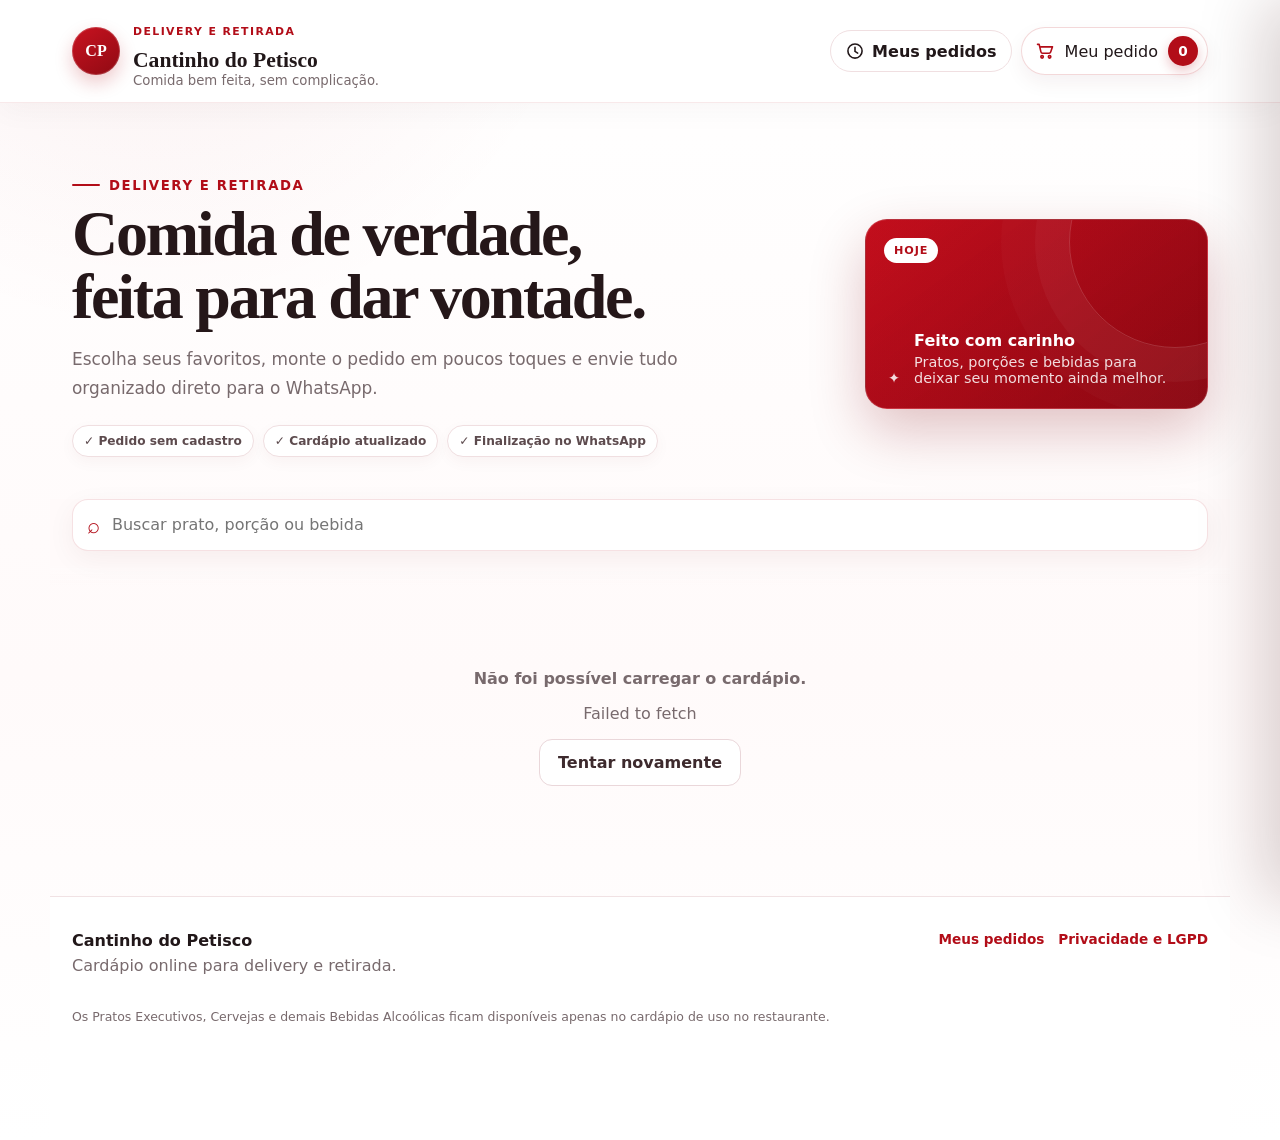
<file: index.html>
<!doctype html>
<html lang="pt-BR">
<head>
  <meta charset="utf-8">
  <meta name="viewport" content="width=device-width, initial-scale=1, viewport-fit=cover">
  <meta name="theme-color" content="#b20d18">
  <meta name="description" content="Cardápio de delivery e retirada do Cantinho do Petisco. Escolha seus itens e envie o pedido pelo WhatsApp.">



  <link rel="canonical" href="https://luizemsaopaulo.github.io/cantinho-do-petisco-v14/">
  <meta property="og:type" content="website">
  <meta property="og:site_name" content="Cantinho do Petisco">
  <meta property="og:locale" content="pt_BR">
  <meta property="og:url" content="https://luizemsaopaulo.github.io/cantinho-do-petisco-v14/">
  <meta property="og:title" content="Cantinho do Petisco | Delivery e Retirada">
  <meta property="og:description" content="Clique para pedir no cardápio digital do Cantinho do Petisco. Escolha seus produtos e envie o pedido pelo WhatsApp.">
  <meta property="og:image" content="https://luizemsaopaulo.github.io/cantinho-do-petisco-v14/assets/whatsapp-preview-v2.jpg?v=24">
  <meta property="og:image:url" content="https://luizemsaopaulo.github.io/cantinho-do-petisco-v14/assets/whatsapp-preview-v2.jpg?v=24">
  <meta property="og:image:secure_url" content="https://luizemsaopaulo.github.io/cantinho-do-petisco-v14/assets/whatsapp-preview-v2.jpg?v=24">
  <meta property="og:image:type" content="image/jpeg">
  <meta property="og:image:width" content="1200">
  <meta property="og:image:height" content="630">
  <meta property="og:image:alt" content="Cantinho do Petisco — cardápio digital e delivery">
  <meta name="twitter:card" content="summary_large_image">
  <meta name="twitter:title" content="Cantinho do Petisco | Delivery e Retirada">
  <meta name="twitter:description" content="Clique para pedir no cardápio digital do Cantinho do Petisco. Escolha seus produtos e envie o pedido pelo WhatsApp.">
  <meta name="twitter:image" content="https://luizemsaopaulo.github.io/cantinho-do-petisco-v14/assets/whatsapp-preview-v2.jpg?v=24">
  <title>Cantinho do Petisco | Delivery e Retirada</title>
  <link rel="manifest" href="manifest.webmanifest?v=30">
  <meta name="apple-mobile-web-app-capable" content="yes">
  <meta name="apple-mobile-web-app-status-bar-style" content="default">
  <meta name="apple-mobile-web-app-title" content="Cantinho">
  <link rel="apple-touch-icon" href="assets/icon-client-192.png?v=30">
  <link rel="stylesheet" href="css/styles.css?v=30">
  <link rel="icon" type="image/png" href="assets/icon-client-192.png">
</head>
<body data-menu-mode="delivery">
  <div class="app-shell">
    <header class="site-header">
      <div class="header-inner">
        <div class="brand-lockup" aria-label="Cantinho do Petisco">
          <div class="brand-mark" aria-hidden="true">CP</div>
          <div>
            <p class="eyebrow">Delivery e retirada</p>
            <h1>Cantinho do Petisco</h1>
            <p class="brand-subtitle">Comida bem feita, sem complicação.</p>
          </div>
        </div>
        <div class="header-client-actions">
          <button id="openHistoryTop" class="history-top" type="button" aria-label="Abrir histórico de pedidos"><svg class="history-clock-icon" viewBox="0 0 24 24" aria-hidden="true"><circle cx="12" cy="12" r="8.5"></circle><path d="M12 7.5v5l3.2 2"></path></svg><span>Meus pedidos</span></button>
          <button id="openCartTop" class="cart-top" type="button" aria-label="Abrir carrinho">
            <svg viewBox="0 0 24 24" aria-hidden="true"><path d="M3 4h2l2.1 9.1a2 2 0 0 0 2 1.6h7.8a2 2 0 0 0 1.9-1.4L21 7H7.1M10 19a1.5 1.5 0 1 1-3 0 1.5 1.5 0 0 1 3 0Zm9 0a1.5 1.5 0 1 1-3 0 1.5 1.5 0 0 1 3 0Z"/></svg>
            <span>Meu pedido</span>
            <strong id="cartCountTop">0</strong>
          </button>
        </div>
      </div>
    </header>

    <main>
      <section class="hero" aria-labelledby="heroTitle">
        <div class="hero-copy">
          <span class="hero-kicker"><span></span> Delivery e retirada</span>
          <h2 id="heroTitle">Comida de verdade, feita para dar vontade.</h2>
          <p>Escolha seus favoritos, monte o pedido em poucos toques e envie tudo organizado direto para o WhatsApp.</p>
          <div class="hero-trust">
            <span>✓ Pedido sem cadastro</span>
            <span>✓ Cardápio atualizado</span>
            <span>✓ Finalização no WhatsApp</span>
            <button id="installClientBtn" class="pwa-install-inline hidden" type="button">📲 Instalar app</button>
          </div>
        </div>
        <div class="hero-note">
          <div class="hero-note-badge">Hoje</div>
          <span class="hero-note-icon">✦</span>
          <div><strong>Feito com carinho</strong><span>Pratos, porções e bebidas para deixar seu momento ainda melhor.</span></div>
        </div>
      </section>

      <section id="dailySpecialSection" class="daily-special-section hidden" aria-label="Prato do dia">
        <div id="dailySpecialCard" class="daily-special-card"></div>
      </section>

      <section class="menu-tools" aria-label="Ferramentas do cardápio">
        <label class="search-box" for="searchInput">
          <span aria-hidden="true">⌕</span>
          <input id="searchInput" type="search" placeholder="Buscar prato, porção ou bebida" autocomplete="off">
          <button id="clearSearch" class="clear-search hidden" type="button" aria-label="Limpar busca">×</button>
        </label>
        <nav id="categoryNav" class="category-nav" aria-label="Categorias"></nav>
      </section>

      <section id="menuStatus" class="state-card">
        <div class="spinner" aria-hidden="true"></div>
        <p>Carregando o cardápio…</p>
      </section>
      <div id="menuRoot" class="menu-root hidden"></div>
    </main>

    <footer class="site-footer">
      <div>
        <strong>Cantinho do Petisco</strong>
        <p>Cardápio online para delivery e retirada.</p>
      </div>
      <div class="footer-actions">
        <button id="openHistoryFooter" class="text-button" type="button">Meus pedidos</button>
        <button id="privacyBtn" class="text-button" type="button">Privacidade e LGPD</button>
      </div>
      <p class="minor">Os Pratos Executivos, Cervejas e demais Bebidas Alcoólicas ficam disponíveis apenas no cardápio de uso no restaurante.</p>
    </footer>
  </div>

  <button id="mobileCartBar" class="floating-cart hidden" type="button" aria-label="Abrir carrinho">
    <span class="floating-cart-icon" aria-hidden="true">
      <svg viewBox="0 0 24 24"><path d="M3 4h2l2.1 9.1a2 2 0 0 0 2 1.6h7.8a2 2 0 0 0 1.9-1.4L21 7H7.1M10 19a1.5 1.5 0 1 1-3 0 1.5 1.5 0 0 1 3 0Zm9 0a1.5 1.5 0 1 1-3 0 1.5 1.5 0 0 1 3 0Z"/></svg>
      <strong id="cartCountMobile" class="floating-cart-badge">0</strong>
    </span>
    <span class="floating-cart-copy"><small>Meu pedido</small><strong id="cartTotalMobile">R$ 0,00</strong></span>
  </button>

  <div id="overlay" class="overlay hidden" aria-hidden="true"></div>

  <aside id="cartDrawer" class="cart-drawer" aria-label="Seu pedido" aria-hidden="true">
    <div class="drawer-head">
      <div><span class="eyebrow">Seu pedido</span><h2>Resumo</h2></div>
      <button id="closeCart" class="icon-button" type="button" aria-label="Fechar carrinho">×</button>
    </div>
    <div id="cartItems" class="cart-items"></div>
    <div id="cartEmpty" class="empty-cart">
      <div class="empty-icon">♡</div>
      <strong>Seu pedido está vazio</strong>
      <p>Escolha algo do cardápio e ele aparece aqui.</p>
    </div>
    <div id="cartFooter" class="cart-footer hidden">
      <div class="cart-total"><span>Total</span><strong id="cartTotal">R$ 0,00</strong></div>
      <button id="checkoutBtn" class="primary-button" type="button">Continuar pedido</button>
    </div>
  </aside>

  <dialog id="itemDialog" class="app-dialog item-dialog">
    <form id="itemForm">
      <button id="closeItemDialog" class="dialog-close" type="button" aria-label="Fechar">×</button>
      <div id="itemDialogVisual" class="item-dialog-visual"></div>
      <div class="dialog-body">
        <span id="itemDialogCategory" class="eyebrow"></span>
        <h2 id="itemDialogName"></h2>
        <p id="itemDialogDescription" class="dialog-description"></p>
        <div class="item-price-row"><strong id="itemDialogPrice"></strong><span id="itemAvailability"></span></div>
        <div id="sizePickerWrap" class="size-picker-wrap hidden">
          <div class="size-picker-head"><div><span class="size-picker-label">Escolha o tamanho</span><small>O preço muda conforme o tamanho selecionado.</small></div><span id="selectedSizeLabel" class="selected-size-label"></span></div>
          <div id="sizePicker" class="size-picker" role="radiogroup" aria-label="Escolha o tamanho"></div>
          <p id="sizeRequiredMessage" class="size-required-message hidden" role="alert">Selecione um tamanho para continuar.</p>
        </div>
        <div id="itemOptions" class="item-options hidden" aria-live="polite"></div>
        <label id="itemNoteWrap" class="field-label">Observação do item <small class="optional-hint">(opcional)</small>
          <textarea id="itemNote" rows="3" maxlength="180" placeholder="Ex.: retirar ou acrescentar algo? Escreva aqui (opcional)."></textarea>
        </label>
        <div class="add-row">
          <div class="quantity-control" aria-label="Quantidade">
            <button id="itemQtyMinus" type="button">−</button><strong id="itemQty">1</strong><button id="itemQtyPlus" type="button">+</button>
          </div>
          <button id="addItemBtn" class="primary-button" type="submit" value="default">Adicionar</button>
        </div>
      </div>
    </form>
  </dialog>

  <dialog id="checkoutDialog" class="app-dialog checkout-dialog">
    <form id="checkoutForm">
      <button id="closeCheckoutDialog" class="dialog-close" type="button" aria-label="Fechar">×</button>
      <div class="dialog-body">
        <span class="eyebrow">Finalizar</span>
        <h2>Só falta confirmar alguns detalhes</h2>
        <p class="dialog-description">Estes dados são utilizados para montar sua mensagem de pedido ao WhatsApp. O cardápio não registra os dados pessoais em um cadastro de clientes.</p>

        <label class="field-label">Seu nome <span>*</span>
          <input id="customerName" type="text" maxlength="80" required placeholder="Como podemos chamar você?">
        </label>

        <fieldset class="segmented-fieldset">
          <legend>Como vai receber?</legend>
          <label><input type="radio" name="fulfillment" value="Retirada" checked><span>Retirada</span></label>
          <label><input type="radio" name="fulfillment" value="Entrega"><span>Entrega</span></label>
        </fieldset>

        <div id="addressFields" class="conditional-fields hidden">
          <div id="deliveryLocationCard" class="delivery-location-card">
            <div class="delivery-location-head">
              <div><strong>📍 Calcular entrega</strong><small>Usamos a distância real de carro pelas ruas.</small></div>
              <span class="delivery-limit">até 3 km</span>
            </div>
            <button id="useLocationBtn" class="location-primary-button" type="button">📍 Usar minha localização</button>
            <div class="delivery-or"><span>ou informe o endereço</span></div>

            <label class="field-label">Endereço <span>*</span>
              <input id="customerAddress" type="text" maxlength="180" placeholder="Rua, número e complemento">
            </label>
            <label class="field-label">Bairro
              <input id="customerDistrict" type="text" maxlength="80" placeholder="Seu bairro">
            </label>
            <button id="calcAddressBtn" class="secondary-button delivery-address-button" type="button">Calcular pelo endereço</button>
            <p id="deliveryStatus" class="delivery-status info">Calcule a distância para liberar o envio do pedido.</p>
            <div id="deliveryResult" class="delivery-result hidden" aria-live="polite">
              <span><small>Distância</small><strong id="deliveryDistance">—</strong></span>
              <span><small>Taxa</small><strong id="deliveryFee">—</strong></span>
            </div>
          </div>
        </div>

        <label class="field-label">Forma de pagamento <span>*</span>
          <select id="paymentMethod" required>
            <option value="">Carregando formas de pagamento…</option>
          </select>
        </label>

        <div id="paymentSuboptions" class="payment-suboptions hidden" aria-live="polite"></div>

        <label id="changeField" class="field-label hidden">Troco para quanto?
          <input id="changeFor" type="text" inputmode="decimal" maxlength="20" placeholder="Ex.: 100,00">
          <small id="changeEstimate"></small>
        </label>

        <label class="field-label">Observação geral
          <textarea id="orderNote" rows="3" maxlength="240" placeholder="Alguma observação para o pedido?"></textarea>
        </label>

        <div class="checkout-summary">
          <span>Total do pedido</span><strong id="checkoutTotal">R$ 0,00</strong>
        </div>
        <button id="sendWhatsappBtn" class="primary-button whatsapp-button" type="submit" value="default">Continuar</button>
      </div>
    </form>
  </dialog>


  <dialog id="historyIntroDialog" class="app-dialog history-intro-dialog">
    <div class="dialog-body history-intro-body">
      <div class="history-intro-icon" aria-hidden="true">
        <svg viewBox="0 0 24 24"><circle cx="12" cy="12" r="8.5"></circle><path d="M12 7.5v5l3.2 2"></path></svg>
      </div>
      <span class="eyebrow">Histórico de pedidos</span>
      <h2>Seus pedidos ficam aqui</h2>
      <p class="dialog-description">Aqui você encontra os pedidos feitos neste aparelho. Você pode pedir novamente o que já comprou e, antes de finalizar, acrescentar outros itens, remover produtos ou ajustar quantidades e adicionais.</p>
      <button id="historyIntroContinue" class="primary-button history-intro-continue" type="button">Entendi, ver meus pedidos</button>
    </div>
  </dialog>

  <dialog id="historyDialog" class="app-dialog history-dialog">
    <div class="dialog-body">
      <button id="closeHistoryDialog" class="dialog-close" type="button" aria-label="Fechar">×</button>
      <span class="eyebrow">Meus pedidos</span>
      <h2>Pedidos deste aparelho</h2>
      <p class="dialog-description">Use um pedido anterior como ponto de partida. Ao repetir, o cardápio aplica os preços e opções disponíveis agora.</p>
      <div id="historyEmpty" class="history-empty"><strong>Você ainda não possui pedidos anteriores neste aparelho.</strong><p>Depois que um pedido for enviado ao WhatsApp, ele aparecerá aqui.</p></div>
      <div id="historyList" class="history-list hidden"></div>
      <div class="dialog-actions history-dialog-actions"><button id="clearHistoryBtn" class="danger-button hidden" type="button">Limpar histórico</button><button id="closeHistoryBottom" class="secondary-button" type="button">Fechar</button></div>
    </div>
  </dialog>

  <dialog id="repeatChoiceDialog" class="app-dialog repeat-choice-dialog">
    <div class="dialog-body">
      <button id="closeRepeatChoice" class="dialog-close" type="button" aria-label="Fechar">×</button>
      <span class="eyebrow">Repetir pedido</span>
      <h2>Você já possui itens no carrinho</h2>
      <p class="dialog-description">Escolha o que fazer com o pedido anterior.</p>
      <div class="repeat-choice-actions"><button id="repeatAddBtn" class="primary-button" type="button">Adicionar pedido ao carrinho</button><button id="repeatReplaceBtn" class="secondary-button" type="button">Substituir carrinho</button><button id="repeatCancelBtn" class="text-button repeat-cancel" type="button">Cancelar</button></div>
    </div>
  </dialog>

  <dialog id="privacyDialog" class="app-dialog info-dialog">
    <form method="dialog">
      <button class="dialog-close" value="cancel" aria-label="Fechar">×</button>
      <div class="dialog-body">
        <span class="eyebrow">Privacidade</span>
        <h2>Como este cardápio trata seus dados</h2>
        <p>O cardápio usa a infraestrutura Cloudflare para os produtos e as imagens. O cálculo de distância e frete utiliza temporariamente o serviço de rotas do Supabase; a localização é enviada apenas quando você solicita a entrega.</p>
        <p>Os dados preenchidos no checkout são usados para montar a mensagem do WhatsApp. O carrinho e o histórico de pedidos podem ficar salvos somente neste navegador para facilitar a continuidade e a repetição de pedidos. A chave Pix cadastrada pelo restaurante aparece apenas na comanda do WhatsApp quando Pix for escolhido. Não usamos rastreadores de publicidade neste projeto.</p>
        <button class="secondary-button" value="cancel">Entendi</button>
      </div>
    </form>
  </dialog>


  <aside id="installSuggestion" class="pwa-install-suggestion hidden" aria-label="Instalar aplicativo">
    <div class="pwa-install-icon">📲</div>
    <div class="pwa-install-copy"><strong>Quer o cardápio na tela do celular?</strong><span>Instale o Cantinho do Petisco para abrir mais rápido.</span></div>
    <div class="pwa-install-actions"><button id="installSuggestionInstall" class="primary-button compact" type="button">Instalar</button><button id="installSuggestionDismiss" class="text-button" type="button">Agora não</button></div>
  </aside>
  <dialog id="iosInstallDialog" class="app-dialog info-dialog pwa-ios-dialog"><div class="dialog-body"><span class="eyebrow">Instalar no iPhone</span><h2>Adicionar à Tela de Início</h2><p>No Safari, toque em <strong>Compartilhar</strong> e depois em <strong>Adicionar à Tela de Início</strong>.</p><button id="closeIosInstall" class="primary-button" type="button">Entendi</button></div></dialog>

  <div id="toastRegion" class="toast-region" aria-live="polite"></div>

  <script src="js/config.js?v=30"></script>
  <script src="js/mock-data.js?v=30"></script>
  <script src="js/supabase-rest.js?v=30"></script>
  <script src="js/delivery.js?v=31"></script>
  <script src="js/app.js?v=30"></script>
  <script src="js/pwa-client.js?v=31"></script>
</body>
</html>
</file>
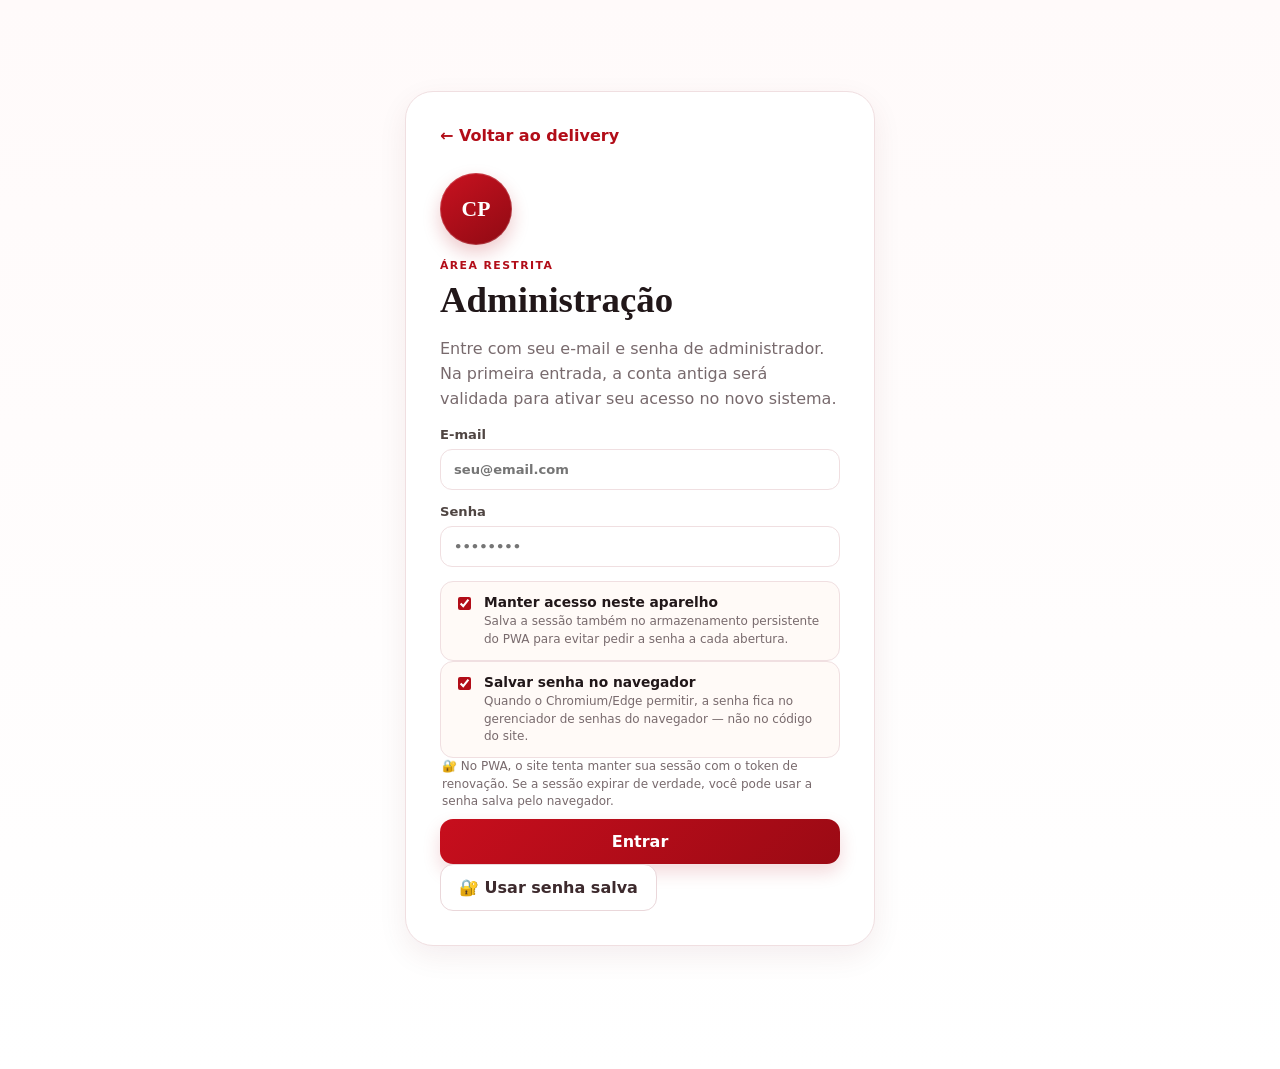
<file: admin.html>
<!doctype html>
<html lang="pt-BR">
<head>
  <meta charset="utf-8">
  <meta name="viewport" content="width=device-width, initial-scale=1">
  <meta name="theme-color" content="#b20d18">
  <meta name="robots" content="noindex,nofollow">
  <title>Admin | Cantinho do Petisco</title>
  <link rel="manifest" href="manifest-admin.webmanifest?v=30">
  <meta name="apple-mobile-web-app-capable" content="yes">
  <meta name="apple-mobile-web-app-status-bar-style" content="default">
  <meta name="apple-mobile-web-app-title" content="Cantinho ADM">
  <link rel="apple-touch-icon" href="assets/icon-admin-192.png?v=30">
  <link rel="stylesheet" href="css/styles.css?v=30">
  <link rel="icon" type="image/png" href="assets/icon-admin-192.png">
</head>
<body class="admin-body">
  <main class="admin-shell">
    <section id="loginView" class="login-card">
      <a class="back-link" href="index.html">← Voltar ao delivery</a>
      <div class="brand-mark large">CP</div>
      <span class="eyebrow">Área restrita</span>
      <h1>Administração</h1>
      <p>Entre com seu e-mail e senha de administrador. Na primeira entrada, a conta antiga será validada para ativar seu acesso no novo sistema.</p>
      <form id="loginForm" class="stack-form">
        <label class="field-label">E-mail
          <input id="adminEmail" name="username" type="email" autocomplete="username" required placeholder="seu@email.com">
        </label>
        <label class="field-label">Senha
          <input id="adminPassword" name="password" type="password" autocomplete="current-password" required placeholder="••••••••">
        </label>
        <label class="remember-login-card"><input id="keepAdminSignedIn" type="checkbox" checked><span><strong>Manter acesso neste aparelho</strong><small>Salva a sessão também no armazenamento persistente do PWA para evitar pedir a senha a cada abertura.</small></span></label>
        <label class="remember-login-card save-password-card"><input id="saveAdminPassword" type="checkbox" checked><span><strong>Salvar senha no navegador</strong><small>Quando o Chromium/Edge permitir, a senha fica no gerenciador de senhas do navegador — não no código do site.</small></span></label>
        <p id="loginPersistenceStatus" class="password-manager-note">🔐 No PWA, o site tenta manter sua sessão com o token de renovação. Se a sessão expirar de verdade, você pode usar a senha salva pelo navegador.</p>
        <button id="loginBtn" class="primary-button" type="submit">Entrar</button>
        <button id="savedCredentialLoginBtn" class="secondary-button hidden" type="button">🔐 Usar senha salva</button>
        <button id="retrySavedSessionBtn" class="secondary-button hidden" type="button">↻ Tentar sessão salva novamente</button>
        <p id="demoCredentials" class="demo-credentials hidden">Modo demonstração: admin@demo.local / 123456</p>
      </form>
      <div id="loginMessage" class="form-message hidden"></div>
    </section>

    <section id="adminView" class="admin-dashboard hidden">
      <header class="admin-header admin-header-v5 admin-header-clean admin-header-left-menu">
        <div class="admin-header-main">
          <button id="adminToolsMenuBtn" class="admin-menu-toggle" type="button" aria-label="Abrir menu" aria-controls="adminToolsMenu" aria-expanded="false" title="Menu">
            <span class="hamburger-lines" aria-hidden="true"><i></i><i></i><i></i></span>
          </button>
          <div class="admin-title-block">
            <span class="eyebrow">Cantinho do Petisco</span>
            <h1>Painel administrativo</h1>
            <p>Gerencie o cardápio por setores, fotos, disponibilidade e o prato de cada dia da semana.</p>
            <div class="admin-user-line">Conectado como <strong id="adminIdentity"></strong></div>
          </div>
        </div>
        <div class="admin-header-actions admin-header-actions-clean">
          <button id="logoutBtn" class="secondary-button small" type="button">Sair</button>
        </div>
      </header>

      <div id="adminToolsOverlay" class="admin-tools-overlay hidden" aria-hidden="true"></div>
      <aside id="adminToolsMenu" class="admin-tools-menu" aria-hidden="true" aria-labelledby="adminToolsMenuTitle">
        <div class="admin-tools-menu-head">
          <div>
            <span class="eyebrow">Atalhos</span>
            <h2 id="adminToolsMenuTitle">Menu</h2>
          </div>
          <button id="closeAdminToolsMenu" class="admin-tools-close" type="button" aria-label="Fechar menu">×</button>
        </div>
        <nav class="admin-tools-list" aria-label="Ferramentas do painel">
          <button id="installAdminPwa" class="admin-tools-item admin-tools-install hidden" type="button"><span>📲</span><strong>Instalar Cantinho Admin</strong></button>
          <button id="openDeliveryQuick" class="admin-tools-item" type="button"><span>🛵</span><strong>Abrir página Delivery</strong></button>
          <button id="openRestaurantQuick" class="admin-tools-item" type="button"><span>🍽️</span><strong>Abrir página Restaurante</strong></button>
          <div class="admin-tools-divider" role="separator"></div>
          <button id="shareDeliveryWhatsApp" class="admin-tools-item admin-tools-whatsapp" type="button"><span>💬</span><strong>Compartilhar Delivery</strong></button>
          <button id="shareRestaurantWhatsApp" class="admin-tools-item admin-tools-whatsapp" type="button"><span>💬</span><strong>Compartilhar Restaurante</strong></button>
          <div class="admin-tools-divider" role="separator"></div>
          <button id="qrDeliveryBtn" class="admin-tools-item" type="button"><span>👁️</span><strong>Ver QR — Delivery</strong></button>
          <button id="downloadQrDeliveryBtn" class="admin-tools-item" type="button"><span>⬇️</span><strong>Baixar QR — Delivery</strong></button>
          <button id="qrRestaurantBtn" class="admin-tools-item" type="button"><span>👁️</span><strong>Ver QR — Restaurante</strong></button>
          <button id="downloadQrRestaurantBtn" class="admin-tools-item" type="button"><span>⬇️</span><strong>Baixar QR — Restaurante</strong></button>
          <div class="admin-tools-divider" role="separator"></div>
          <button id="deliverySettingsBtn" class="admin-tools-item" type="button"><span>⚙️</span><strong>Configurações do Delivery</strong></button>
          <button id="paymentSettingsBtn" class="admin-tools-item" type="button"><span>💳</span><strong>Pagamentos</strong></button>
        </nav>
      </aside>
      <div class="admin-metrics">
        <article><span>Produtos cadastrados</span><strong id="metricProducts">0</strong></article>
        <article><span>Disponíveis no cardápio</span><strong id="metricAvailable">0</strong></article>
        <article><span>Não publicados</span><strong id="metricInactive">0</strong></article>
        <article><span>Categorias</span><strong id="metricCategories">0</strong></article>
      </div>

      <nav class="admin-tabs admin-tabs-v5" aria-label="Seções do painel">
        <button class="admin-tab active" data-tab="products" type="button"><span>🍽️</span><strong>Produtos</strong><small>Organizados por categoria</small></button>
        <button class="admin-tab" data-tab="special" type="button"><span>📅</span><strong>Prato do dia</strong><small>Programação semanal</small></button>
      </nav>

      <section id="productsTab" class="admin-tabpanel">
        <div class="admin-panel-heading">
          <div>
            <span class="eyebrow">Cardápio</span>
            <h2>Produtos por categoria</h2>
            <p>Cada setor fica separado para facilitar a localização e edição dos itens.</p>
          </div>
          <button id="newProductBtn" class="primary-button small" type="button">+ Novo produto</button>
        </div>

        <div class="admin-toolbar admin-toolbar-v5 admin-toolbar-collapsible">
          <label class="search-box admin-search">
            <span>⌕</span><input id="adminSearch" type="search" placeholder="Buscar em todas as categorias"><button id="clearAdminSearch" class="clear-search hidden" type="button">×</button>
          </label>
          <select id="adminCategoryFilter" aria-label="Filtrar categoria"><option value="">Todas as categorias</option></select>
          <div class="admin-collapse-actions" aria-label="Controles das categorias">
            <button id="expandAllCategories" class="secondary-button compact" type="button">Expandir todas</button>
            <button id="collapseAllCategories" class="secondary-button compact" type="button">Recolher todas</button>
          </div>
        </div>

        <div class="admin-visibility-note"><strong>Visibilidade das duas páginas</strong><span>Pratos Executivos, Cervejas e Bebidas Alcoólicas continuam cadastrados e editáveis aqui, mas são ocultados automaticamente no <b>delivery</b>. No <b>cardápio do restaurante</b>, todas as categorias publicadas aparecem.</span></div>
        <div id="productsGroups" class="admin-category-groups"></div>
        <div id="adminEmpty" class="state-card hidden"><p>Nenhum produto encontrado.</p></div>
      </section>

      <section id="specialTab" class="admin-tabpanel hidden">
        <div class="admin-panel-heading">
          <div>
            <span class="eyebrow">Programação semanal</span>
            <h2>Prato do dia por dia da semana</h2>
            <p>Organize as marmitas de cada dia. Você pode deixar um ou vários pratos disponíveis no mesmo dia da semana.</p>
          </div>
        </div>

        <div class="weekly-special-layout">
          <article class="admin-section-card special-editor-card">
            <div class="admin-card-title">
              <span class="step-badge">1</span>
              <div><strong>Configurar um dia</strong><small>Escolha o dia e a marmita. Tamanho e preço ficam dentro do produto.</small></div>
            </div>
            <form id="specialForm" class="special-form-v5">
              <input id="specialId" type="hidden">
              <input id="specialProduct" type="hidden" required>
              <label class="field-label">Dia da semana
                <select id="specialWeekday" required>
                  <option value="">Selecione...</option>
                  <option value="1">Segunda-feira</option>
                  <option value="2">Terça-feira</option>
                  <option value="3">Quarta-feira</option>
                  <option value="4">Quinta-feira</option>
                  <option value="5">Sexta-feira</option>
                  <option value="6">Sábado</option>
                  <option value="0">Domingo</option>
                </select>
              </label>
              <div class="field-label special-picker-field">
                <span>Marmita <span>*</span></span>
                <button id="openSpecialPicker" class="special-picker-button" type="button">
                  <span><strong id="specialPickerLabel">Escolher marmita</strong><small id="specialPickerHint">Somente marmitas · sem tamanho e sem preço nesta etapa</small></span>
                  <b aria-hidden="true">›</b>
                </button>
              </div>
              <label class="field-label">Observação<input id="specialNote" type="text" maxlength="160" placeholder="Ex.: Sugestão da casa"></label>
              <label class="switch-line switch-card"><input id="specialActive" type="checkbox" checked><span><strong>Ativo</strong><small>Mostrar este prato quando chegar esse dia.</small></span></label>
              <div class="special-form-actions">
                <button id="cancelSpecialEdit" class="secondary-button hidden" type="button">Cancelar edição</button>
                <button class="primary-button" type="submit">Salvar programação</button>
              </div>
            </form>
          </article>

          <article class="admin-section-card weekly-overview-card">
            <div class="admin-card-title">
              <span class="step-badge">2</span>
              <div><strong>Semana cadastrada</strong><small>Veja rapidamente todas as marmitas definidas para cada dia.</small></div>
            </div>
            <div id="specialList" class="weekly-special-list"></div>
          </article>
        </div>
      </section>
    </section>
  </main>

  <dialog id="productDialog" class="app-dialog product-admin-dialog product-admin-dialog-v5">
    <form id="productForm">
      <button id="closeProductDialog" class="dialog-close" type="button" aria-label="Fechar">×</button>
      <div class="dialog-body admin-product-dialog-body">
        <div class="product-dialog-heading">
          <span class="eyebrow">Cadastro de produto</span>
          <h2 id="productDialogTitle">Novo produto</h2>
          <p>Os campos estão separados por assunto para ficar mais fácil administrar.</p>
        </div>
        <input id="productId" type="hidden">

        <section class="form-section-card">
          <div class="form-section-title"><span>1</span><div><strong>Informações principais</strong><small>Nome, categoria e descrição que o cliente verá.</small></div></div>
          <div class="form-grid">
            <label class="field-label span-2">Nome <span>*</span><input id="productName" type="text" maxlength="160" required></label>
            <label class="field-label">Categoria <span>*</span><select id="productCategory" required></select></label>
            <label class="field-label">Tamanho
              <select id="productSize"><option value="">Sem tamanho</option><option value="P">P — Pequena</option><option value="M">M — Média</option><option value="G">G — Grande</option></select>
              <small>Nas marmitas, o mesmo nome com tamanhos diferentes vira um único card.</small>
            </label>
            <label class="field-label span-2">Descrição<textarea id="productDescription" rows="3" maxlength="500" placeholder="Ex.: Acompanha arroz, feijão, fritas e farofa."></textarea></label>
          </div>
        </section>

        <section class="form-section-card">
          <div class="form-section-title"><span>2</span><div><strong>Preço e organização</strong><small>Valor de venda e posição dentro da categoria.</small></div></div>
          <div class="form-grid">
            <label class="field-label">Preço <span>*</span><input id="productPrice" type="number" min="0" step="0.01" required></label>
            <label class="field-label">Ordem<input id="productOrder" type="number" min="0" step="1" value="0"><small>Números menores aparecem primeiro.</small></label>
          </div>
        </section>

        <section class="form-section-card">
          <div class="form-section-title"><span>3</span><div><strong>Foto do produto</strong><small>JPG, PNG ou WEBP, até 5 MB.</small></div></div>
          <label class="admin-file-drop">Escolher imagem<input id="productImage" type="file" accept="image/jpeg,image/png,image/webp"></label>
          <div id="imagePreviewBox" class="image-preview-box hidden"><img id="imagePreview" alt="Prévia da imagem"><button id="removeImageBtn" type="button" class="text-button danger">Remover foto</button></div>
        </section>

        <section class="form-section-card">
          <div class="form-section-title"><span>4</span><div><strong>Disponibilidade e destaque</strong><small>Controle como o item aparece para o cliente.</small></div></div>
          <div class="switch-grid switch-grid-v5">
            <label class="switch-line switch-card"><input id="productAvailable" type="checkbox" checked><span><strong>Disponível</strong><small>Pode ser pedido agora.</small></span></label>
            <label class="switch-line switch-card"><input id="productActive" type="checkbox" checked><span><strong>Publicado</strong><small>Aparece no cardápio.</small></span></label>
            <label class="switch-line switch-card"><input id="productFeatured" type="checkbox"><span><strong>Destaque</strong><small>Recebe selo especial.</small></span></label>
          </div>
        </section>

        <section class="form-section-card product-special-section">
          <div class="form-section-title"><span>5</span><div><strong>Prato do dia</strong><small>Disponível somente para produtos da categoria Marmitas.</small></div></div>
          <div id="productSpecialCategoryWarning" class="product-special-category-warning hidden">Para tornar um item prato do dia, selecione a categoria <strong>Marmitas</strong>.</div>
          <div id="productSpecialControls">
            <label class="switch-line switch-card product-special-toggle"><input id="productDailySpecial" type="checkbox"><span><strong>Tornar prato do dia</strong><small>Ative e escolha um ou mais dias da semana.</small></span></label>
            <div id="productSpecialFields" class="product-special-fields hidden">
              <div class="weekday-check-grid" role="group" aria-label="Dias da semana do prato do dia">
                <label><input type="checkbox" data-product-special-day="1"><span>Segunda</span></label>
                <label><input type="checkbox" data-product-special-day="2"><span>Terça</span></label>
                <label><input type="checkbox" data-product-special-day="3"><span>Quarta</span></label>
                <label><input type="checkbox" data-product-special-day="4"><span>Quinta</span></label>
                <label><input type="checkbox" data-product-special-day="5"><span>Sexta</span></label>
                <label><input type="checkbox" data-product-special-day="6"><span>Sábado</span></label>
                <label><input type="checkbox" data-product-special-day="0"><span>Domingo</span></label>
              </div>
              <div id="productSpecialExisting" class="product-special-existing"></div>
              <div class="product-special-info"><strong>Mais de um prato no mesmo dia</strong><small>Se o dia já tiver outro prato, você poderá escolher entre adicionar este também ou substituir os pratos atuais.</small></div>
            </div>
          </div>
        </section>

        <section class="form-section-card options-admin-section">
          <div class="form-section-title"><span>6</span><div><strong>Personalização do produto</strong><small>Observação, sabores e adicionais que aparecem ao cliente.</small></div></div>
          <label class="switch-line switch-card notes-switch-card"><input id="productAllowNotes" type="checkbox" checked><span><strong>Permitir observação do cliente</strong><small>No cardápio aparece um texto neutro: “Retirar ou acrescentar algo? Escreva aqui (opcional).”</small></span></label>
          <div class="option-editor-toolbar">
            <div><strong>Grupos de escolha</strong><small>Ex.: Sabores, Adicionais, Escolha sua bebida.</small></div>
            <button id="addOptionGroupBtn" class="secondary-button compact" type="button">+ Novo grupo</button>
          </div>
          <div id="optionGroupsEditor" class="option-groups-editor"></div>
          <div id="optionGroupsEmpty" class="option-groups-empty">Este produto ainda não tem sabores ou adicionais.</div>
        </section>

        <div class="dialog-actions split-actions sticky-dialog-actions">
          <button id="deleteProductBtn" class="danger-button hidden" type="button">Excluir produto</button>
          <div><button id="cancelProductDialog" class="secondary-button" type="button">Cancelar</button><button id="saveProductBtn" class="primary-button" type="submit" value="default">Salvar produto</button></div>
        </div>
      </div>
    </form>
  </dialog>

  <dialog id="specialPickerDialog" class="app-dialog special-picker-dialog">
    <div class="dialog-body">
      <button id="closeSpecialPicker" class="dialog-close" type="button" aria-label="Fechar">×</button>
      <span class="eyebrow">Prato do dia</span>
      <h2>Escolher marmita</h2>
      <p class="dialog-description">A lista mostra somente marmitas. Tamanhos e valores aparecem para o cliente depois que ele abre o prato.</p>
      <label class="search-box special-picker-search"><span>⌕</span><input id="specialPickerSearch" type="search" placeholder="Buscar marmita" autocomplete="off"><button id="clearSpecialPickerSearch" class="clear-search hidden" type="button" aria-label="Limpar busca">×</button></label>
      <div id="specialPickerList" class="special-picker-list"></div>
      <div id="specialPickerEmpty" class="state-card hidden"><p>Nenhuma marmita encontrada.</p></div>
    </div>
  </dialog>

  <dialog id="specialPickConfirmDialog" class="app-dialog special-pick-confirm-dialog">
    <div class="dialog-body">
      <span class="eyebrow">Confirmar escolha</span>
      <h2 id="specialPickConfirmTitle">Selecionar esta marmita?</h2>
      <p id="specialPickConfirmText" class="dialog-description"></p>
      <div id="specialPickConfirmChoice" class="special-pick-confirm-choice"></div>
      <div id="specialPickConfirmExisting" class="special-conflict-existing hidden"></div>
      <div class="special-conflict-actions">
        <button id="specialPickConfirmCancel" class="secondary-button" type="button">Cancelar</button>
        <button id="specialPickConfirmReplace" class="secondary-button danger-outline hidden" type="button">Selecionar e substituir atuais</button>
        <button id="specialPickConfirmAdd" class="primary-button" type="button">Confirmar seleção</button>
      </div>
    </div>
  </dialog>

  <dialog id="specialConflictDialog" class="app-dialog special-conflict-dialog">
    <div class="dialog-body">
      <span class="eyebrow">Prato do dia</span>
      <h2 id="specialConflictTitle">Este dia já tem prato cadastrado</h2>
      <p id="specialConflictText" class="dialog-description"></p>
      <div id="specialConflictExisting" class="special-conflict-existing"></div>
      <div class="special-conflict-actions">
        <button id="specialConflictCancel" class="secondary-button" type="button">Cancelar</button>
        <button id="specialConflictReplace" class="secondary-button danger-outline" type="button">Substituir atuais</button>
        <button id="specialConflictAdd" class="primary-button" type="button">Adicionar também</button>
      </div>
    </div>
  </dialog>


  <dialog id="deliverySettingsDialog" class="app-dialog delivery-settings-dialog">
    <form id="deliverySettingsForm" class="dialog-body delivery-settings-form">
      <button id="closeDeliverySettings" class="dialog-close" type="button" aria-label="Fechar">×</button>
      <span class="eyebrow">Delivery</span>
      <h2>Configurações do Delivery</h2>
      <p class="dialog-description">Altere regras de entrega sem editar código nem republicar o site. Estas configurações são armazenadas no Cloudflare. O serviço de rotas ainda utiliza temporariamente as regras antigas enquanto a integração é concluída.</p>

      <div id="deliverySettingsLoading" class="form-message">Carregando configurações…</div>
      <div id="deliverySettingsFields" class="hidden">
        <section class="delivery-settings-section">
          <label class="admin-check-row"><input id="deliveryEnabled" type="checkbox"><span><strong>Delivery ativo</strong><small>Desmarque para suspender temporariamente todas as entregas.</small></span></label>
          <label class="admin-check-row"><input id="deliveryEnforceHours" type="checkbox"><span><strong>Respeitar horário de funcionamento</strong><small>Quando ativo, pedidos de entrega ficam bloqueados fora dos horários abaixo.</small></span></label>
        </section>

        <section class="delivery-settings-section">
          <h3>Distância e valores</h3>
          <div class="delivery-settings-grid">
            <label>Distância máxima (km)<input id="deliveryMaxKm" type="number" min="0.1" max="100" step="0.1" required></label>
            <label>Pedido mínimo (R$)<input id="deliveryMinimumOrder" type="number" min="0" step="0.01" placeholder="Sem mínimo"></label>
            <label>Entrega grátis a partir de (R$)<input id="deliveryFreeOver" type="number" min="0" step="0.01" placeholder="Desativado"></label>
          </div>
          <p class="delivery-coordinate-note">Origem fixa do comércio: <strong>-23.055199, -46.3526171</strong></p>
        </section>

        <section class="delivery-settings-section">
          <div class="delivery-settings-section-head"><div><h3>Taxas por distância</h3><p>A primeira faixa cujo limite contenha a distância será usada.</p></div><button id="addDeliveryTier" class="secondary-button small" type="button">+ Adicionar faixa</button></div>
          <div id="deliveryTiers" class="delivery-tiers"></div>
          <p class="field-hint">Exemplo: até 1 km = R$ 3,00; até 2 km = R$ 4,00; até 3 km = R$ 5,00.</p>
        </section>

        <section class="delivery-settings-section">
          <h3>Bairros sem entrega</h3>
          <label>Um por linha ou separados por vírgula<textarea id="deliveryBlockedDistricts" rows="3" placeholder="Ex.: Bairro X, Bairro Y"></textarea></label>
        </section>

        <section class="delivery-settings-section">
          <h3>Horários por dia</h3>
          <div id="deliveryBusinessHours" class="delivery-hours"></div>
        </section>

        <div id="deliverySettingsMessage" class="form-message hidden"></div>
        <div class="dialog-actions">
          <button id="cancelDeliverySettings" class="secondary-button" type="button">Cancelar</button>
          <button id="saveDeliverySettings" class="primary-button" type="submit">Salvar configurações</button>
        </div>
      </div>
    </form>
  </dialog>


  <dialog id="paymentSettingsDialog" class="app-dialog payment-settings-dialog">
    <form id="paymentSettingsForm" class="dialog-body payment-settings-form">
      <button id="closePaymentSettings" class="dialog-close" type="button" aria-label="Fechar">×</button>
      <span class="eyebrow">Pagamentos</span>
      <h2>Configurações de pagamento</h2>
      <p class="dialog-description">Ative somente os meios que o restaurante realmente aceita. As alterações de pagamento são salvas no Cloudflare e utilizadas no cardápio público.</p>

      <div id="paymentSettingsLoading" class="form-message">Carregando configurações…</div>
      <div id="paymentSettingsFields" class="hidden">
        <section class="delivery-settings-section">
          <h3>Pix</h3>
          <label class="admin-check-row"><input id="pixDirectEnabled" type="checkbox"><span><strong>Pix ativo</strong><small>A chave aparece somente no final da comanda enviada ao WhatsApp.</small></span></label>
          <div class="delivery-settings-grid">
            <label>Tipo da chave
              <select id="pixKeyType">
                <option value="CNPJ">CNPJ</option><option value="CPF">CPF</option><option value="Telefone">Telefone</option><option value="E-mail">E-mail</option><option value="Aleatória">Aleatória</option>
              </select>
            </label>
            <label>Chave Pix <input id="pixKey" type="text" maxlength="160" autocomplete="off" placeholder="Digite a chave"></label>
          </div>
          <label>Nome do recebedor <input id="pixReceiverName" type="text" maxlength="120" autocomplete="off" placeholder="Nome que o cliente deve conferir"></label>
        </section>

        <section class="delivery-settings-section">
          <h3>Pagamento presencial</h3>
          <label class="admin-check-row"><input id="creditMachineEnabled" type="checkbox"><span><strong>Cartão de crédito na maquininha</strong><small>Pagamento com o entregador ou no momento da retirada.</small></span></label>
          <label class="admin-check-row"><input id="debitMachineEnabled" type="checkbox"><span><strong>Cartão de débito na maquininha</strong><small>Pagamento com o entregador ou no momento da retirada.</small></span></label>
          <label class="admin-check-row"><input id="cashEnabled" type="checkbox"><span><strong>Dinheiro</strong><small>O cliente informa se precisa de troco e para quanto.</small></span></label>
        </section>

        <div id="paymentSettingsMessage" class="form-message hidden"></div>
        <div class="dialog-actions">
          <button id="cancelPaymentSettings" class="secondary-button" type="button">Cancelar</button>
          <button id="savePaymentSettings" class="primary-button" type="submit">Salvar pagamentos</button>
        </div>
      </div>
    </form>
  </dialog>

  <dialog id="qrDialog" class="app-dialog info-dialog qr-dialog"><div class="dialog-body"><button id="closeQrDialogX" class="dialog-close" type="button" aria-label="Fechar">×</button><span class="eyebrow">QR dinâmico oficial</span><h2 id="qrDialogTitle">QR Code</h2><img id="qrDialogImage" class="qr-dialog-image" alt="QR Code do cardápio"><p id="qrDialogLink" class="qr-dialog-link"></p><div class="qr-dialog-actions"><button id="downloadQrDialog" class="primary-button" type="button">⬇️ Baixar QR</button><button id="closeQrDialog" class="secondary-button" type="button">Fechar</button></div></div></dialog>
  <dialog id="adminIosInstallDialog" class="app-dialog info-dialog pwa-ios-dialog"><div class="dialog-body"><span class="eyebrow">Instalar no iPhone</span><h2>Adicionar Cantinho Admin</h2><p>No Safari, toque em <strong>Compartilhar</strong> e depois em <strong>Adicionar à Tela de Início</strong>.</p><button id="closeAdminIosInstall" class="primary-button" type="button">Entendi</button></div></dialog>
  <div id="toastRegion" class="toast-region" aria-live="polite"></div>

  <script src="js/config.js?v=30"></script>
  <script src="js/mock-data.js?v=30"></script>
  <script src="js/supabase-rest.js?v=30"></script>
  <script src="js/admin.js?v=30"></script>
  <script src="js/pwa-admin.js?v=31"></script>
</body>
</html>
</file>
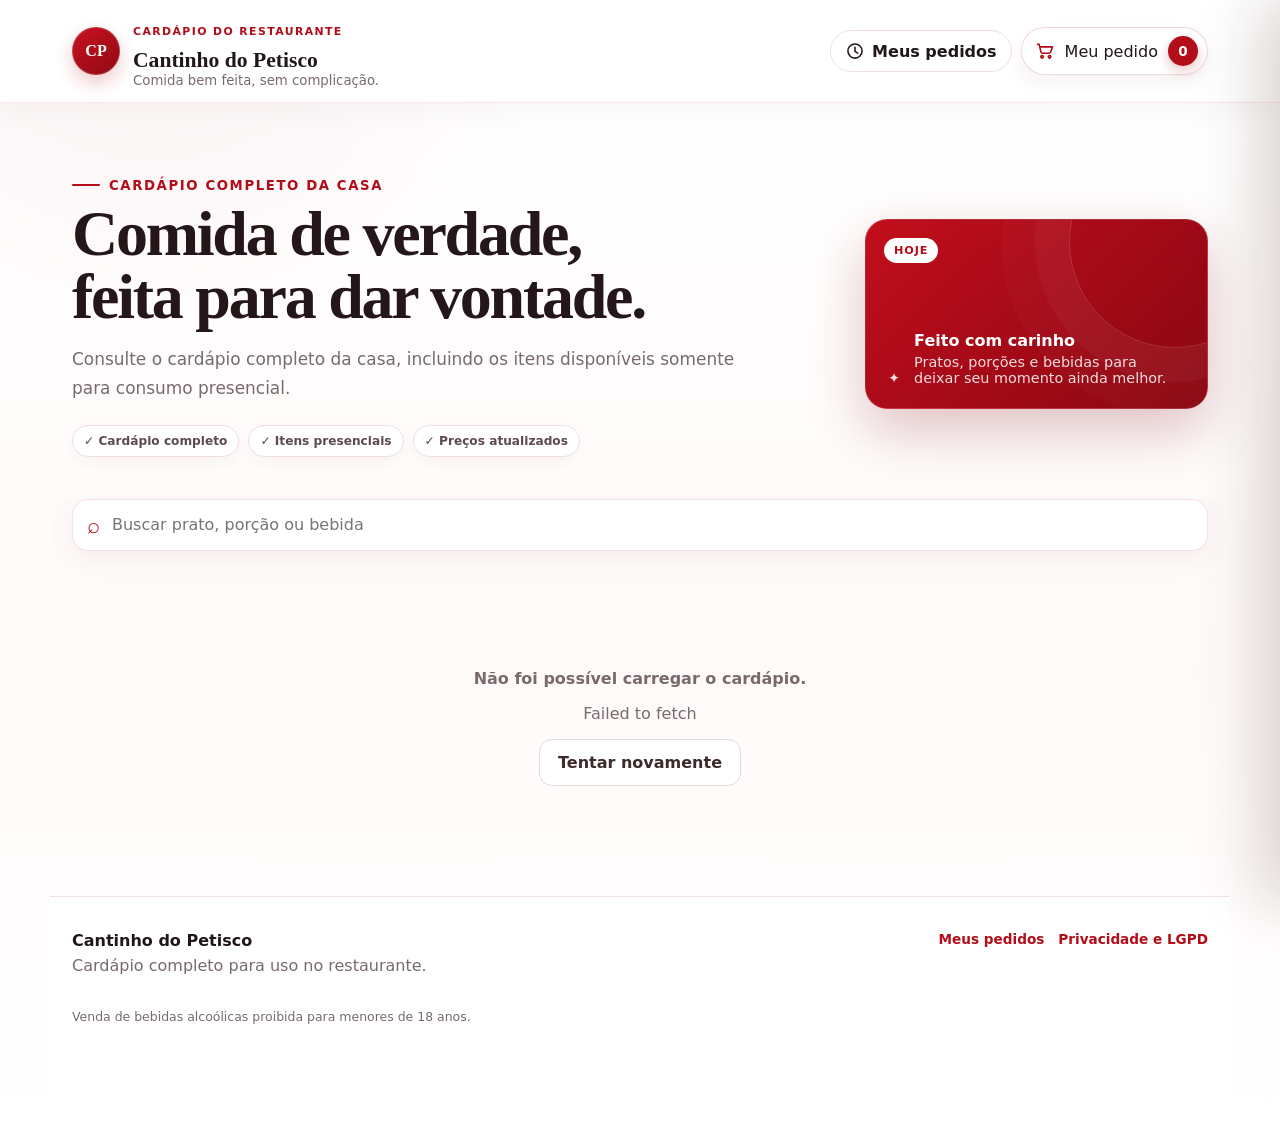
<file: restaurante.html>
<!doctype html>
<html lang="pt-BR">
<head>
  <meta charset="utf-8">
  <meta name="viewport" content="width=device-width, initial-scale=1, viewport-fit=cover">
  <meta name="theme-color" content="#b20d18">
  <meta name="description" content="Cardápio completo do Cantinho do Petisco para uso no restaurante.">



  <link rel="canonical" href="https://luizemsaopaulo.github.io/cantinho-do-petisco-v14/restaurante.html">
  <meta property="og:type" content="website">
  <meta property="og:site_name" content="Cantinho do Petisco">
  <meta property="og:locale" content="pt_BR">
  <meta property="og:url" content="https://luizemsaopaulo.github.io/cantinho-do-petisco-v14/restaurante.html">
  <meta property="og:title" content="Cantinho do Petisco | Cardápio no Restaurante">
  <meta property="og:description" content="Confira o cardápio completo do Cantinho do Petisco com pratos, porções e bebidas.">
  <meta property="og:image" content="https://luizemsaopaulo.github.io/cantinho-do-petisco-v14/assets/whatsapp-preview-v2.jpg?v=24">
  <meta property="og:image:url" content="https://luizemsaopaulo.github.io/cantinho-do-petisco-v14/assets/whatsapp-preview-v2.jpg?v=24">
  <meta property="og:image:secure_url" content="https://luizemsaopaulo.github.io/cantinho-do-petisco-v14/assets/whatsapp-preview-v2.jpg?v=24">
  <meta property="og:image:type" content="image/jpeg">
  <meta property="og:image:width" content="1200">
  <meta property="og:image:height" content="630">
  <meta property="og:image:alt" content="Cantinho do Petisco — cardápio digital e delivery">
  <meta name="twitter:card" content="summary_large_image">
  <meta name="twitter:title" content="Cantinho do Petisco | Cardápio no Restaurante">
  <meta name="twitter:description" content="Confira o cardápio completo do Cantinho do Petisco com pratos, porções e bebidas.">
  <meta name="twitter:image" content="https://luizemsaopaulo.github.io/cantinho-do-petisco-v14/assets/whatsapp-preview-v2.jpg?v=24">
  <title>Cantinho do Petisco | Cardápio no Restaurante</title>
  <link rel="manifest" href="manifest.webmanifest?v=30">
  <meta name="apple-mobile-web-app-capable" content="yes">
  <meta name="apple-mobile-web-app-status-bar-style" content="default">
  <meta name="apple-mobile-web-app-title" content="Cantinho">
  <link rel="apple-touch-icon" href="assets/icon-client-192.png?v=30">
  <link rel="stylesheet" href="css/styles.css?v=30">
  <link rel="icon" type="image/png" href="assets/icon-client-192.png">
</head>
<body data-menu-mode="restaurant">
  <div class="app-shell">
    <header class="site-header">
      <div class="header-inner">
        <div class="brand-lockup" aria-label="Cantinho do Petisco">
          <div class="brand-mark" aria-hidden="true">CP</div>
          <div>
            <p class="eyebrow">Cardápio do restaurante</p>
            <h1>Cantinho do Petisco</h1>
            <p class="brand-subtitle">Comida bem feita, sem complicação.</p>
          </div>
        </div>
        <div class="header-client-actions">
          <button id="openHistoryTop" class="history-top" type="button" aria-label="Abrir histórico de pedidos"><svg class="history-clock-icon" viewBox="0 0 24 24" aria-hidden="true"><circle cx="12" cy="12" r="8.5"></circle><path d="M12 7.5v5l3.2 2"></path></svg><span>Meus pedidos</span></button>
          <button id="openCartTop" class="cart-top" type="button" aria-label="Abrir carrinho">
            <svg viewBox="0 0 24 24" aria-hidden="true"><path d="M3 4h2l2.1 9.1a2 2 0 0 0 2 1.6h7.8a2 2 0 0 0 1.9-1.4L21 7H7.1M10 19a1.5 1.5 0 1 1-3 0 1.5 1.5 0 0 1 3 0Zm9 0a1.5 1.5 0 1 1-3 0 1.5 1.5 0 0 1 3 0Z"/></svg>
            <span>Meu pedido</span>
            <strong id="cartCountTop">0</strong>
          </button>
        </div>
      </div>
    </header>

    <main>
      <section class="hero" aria-labelledby="heroTitle">
        <div class="hero-copy">
          <span class="hero-kicker"><span></span> Cardápio completo da casa</span>
          <h2 id="heroTitle">Comida de verdade, feita para dar vontade.</h2>
          <p>Consulte o cardápio completo da casa, incluindo os itens disponíveis somente para consumo presencial.</p>
          <div class="hero-trust">
            <span>✓ Cardápio completo</span>
            <span>✓ Itens presenciais</span>
            <span>✓ Preços atualizados</span>
            <button id="installClientBtn" class="pwa-install-inline hidden" type="button">📲 Instalar app</button>
          </div>
        </div>
        <div class="hero-note">
          <div class="hero-note-badge">Hoje</div>
          <span class="hero-note-icon">✦</span>
          <div><strong>Feito com carinho</strong><span>Pratos, porções e bebidas para deixar seu momento ainda melhor.</span></div>
        </div>
      </section>

      <section id="dailySpecialSection" class="daily-special-section hidden" aria-label="Prato do dia">
        <div id="dailySpecialCard" class="daily-special-card"></div>
      </section>

      <section class="menu-tools" aria-label="Ferramentas do cardápio">
        <label class="search-box" for="searchInput">
          <span aria-hidden="true">⌕</span>
          <input id="searchInput" type="search" placeholder="Buscar prato, porção ou bebida" autocomplete="off">
          <button id="clearSearch" class="clear-search hidden" type="button" aria-label="Limpar busca">×</button>
        </label>
        <nav id="categoryNav" class="category-nav" aria-label="Categorias"></nav>
      </section>

      <section id="menuStatus" class="state-card">
        <div class="spinner" aria-hidden="true"></div>
        <p>Carregando o cardápio…</p>
      </section>
      <div id="menuRoot" class="menu-root hidden"></div>
    </main>

    <footer class="site-footer">
      <div>
        <strong>Cantinho do Petisco</strong>
        <p>Cardápio completo para uso no restaurante.</p>
      </div>
      <div class="footer-actions">
        <button id="openHistoryFooter" class="text-button" type="button">Meus pedidos</button>
        <button id="privacyBtn" class="text-button" type="button">Privacidade e LGPD</button>
      </div>
      <p class="minor">Venda de bebidas alcoólicas proibida para menores de 18 anos.</p>
    </footer>
  </div>

  <button id="mobileCartBar" class="floating-cart hidden" type="button" aria-label="Abrir carrinho">
    <span class="floating-cart-icon" aria-hidden="true">
      <svg viewBox="0 0 24 24"><path d="M3 4h2l2.1 9.1a2 2 0 0 0 2 1.6h7.8a2 2 0 0 0 1.9-1.4L21 7H7.1M10 19a1.5 1.5 0 1 1-3 0 1.5 1.5 0 0 1 3 0Zm9 0a1.5 1.5 0 1 1-3 0 1.5 1.5 0 0 1 3 0Z"/></svg>
      <strong id="cartCountMobile" class="floating-cart-badge">0</strong>
    </span>
    <span class="floating-cart-copy"><small>Meu pedido</small><strong id="cartTotalMobile">R$ 0,00</strong></span>
  </button>

  <div id="overlay" class="overlay hidden" aria-hidden="true"></div>

  <aside id="cartDrawer" class="cart-drawer" aria-label="Seu pedido" aria-hidden="true">
    <div class="drawer-head">
      <div><span class="eyebrow">Seu pedido</span><h2>Resumo</h2></div>
      <button id="closeCart" class="icon-button" type="button" aria-label="Fechar carrinho">×</button>
    </div>
    <div id="cartItems" class="cart-items"></div>
    <div id="cartEmpty" class="empty-cart">
      <div class="empty-icon">♡</div>
      <strong>Seu pedido está vazio</strong>
      <p>Escolha algo do cardápio e ele aparece aqui.</p>
    </div>
    <div id="cartFooter" class="cart-footer hidden">
      <div class="cart-total"><span>Total</span><strong id="cartTotal">R$ 0,00</strong></div>
      <button id="checkoutBtn" class="primary-button" type="button">Continuar pedido</button>
    </div>
  </aside>

  <dialog id="itemDialog" class="app-dialog item-dialog">
    <form id="itemForm">
      <button id="closeItemDialog" class="dialog-close" type="button" aria-label="Fechar">×</button>
      <div id="itemDialogVisual" class="item-dialog-visual"></div>
      <div class="dialog-body">
        <span id="itemDialogCategory" class="eyebrow"></span>
        <h2 id="itemDialogName"></h2>
        <p id="itemDialogDescription" class="dialog-description"></p>
        <div class="item-price-row"><strong id="itemDialogPrice"></strong><span id="itemAvailability"></span></div>
        <div id="sizePickerWrap" class="size-picker-wrap hidden">
          <div class="size-picker-head"><div><span class="size-picker-label">Escolha o tamanho</span><small>O preço muda conforme o tamanho selecionado.</small></div><span id="selectedSizeLabel" class="selected-size-label"></span></div>
          <div id="sizePicker" class="size-picker" role="radiogroup" aria-label="Escolha o tamanho"></div>
          <p id="sizeRequiredMessage" class="size-required-message hidden" role="alert">Selecione um tamanho para continuar.</p>
        </div>
        <div id="itemOptions" class="item-options hidden" aria-live="polite"></div>
        <label id="itemNoteWrap" class="field-label">Observação do item <small class="optional-hint">(opcional)</small>
          <textarea id="itemNote" rows="3" maxlength="180" placeholder="Ex.: retirar ou acrescentar algo? Escreva aqui (opcional)."></textarea>
        </label>
        <div class="add-row">
          <div class="quantity-control" aria-label="Quantidade">
            <button id="itemQtyMinus" type="button">−</button><strong id="itemQty">1</strong><button id="itemQtyPlus" type="button">+</button>
          </div>
          <button id="addItemBtn" class="primary-button" type="submit" value="default">Adicionar</button>
        </div>
      </div>
    </form>
  </dialog>

  <dialog id="checkoutDialog" class="app-dialog checkout-dialog">
    <form id="checkoutForm">
      <button id="closeCheckoutDialog" class="dialog-close" type="button" aria-label="Fechar">×</button>
      <div class="dialog-body">
        <span class="eyebrow">Finalizar</span>
        <h2>Só falta confirmar alguns detalhes</h2>
        <p class="dialog-description">Estes dados são utilizados para montar sua mensagem de pedido ao WhatsApp. O cardápio não registra os dados pessoais em um cadastro de clientes.</p>

        <label class="field-label">Seu nome <span>*</span>
          <input id="customerName" type="text" maxlength="80" required placeholder="Como podemos chamar você?">
        </label>

        <fieldset class="segmented-fieldset">
          <legend>Como vai receber?</legend>
          <label><input type="radio" name="fulfillment" value="Retirada" checked><span>Retirada</span></label>
          <label><input type="radio" name="fulfillment" value="Entrega"><span>Entrega</span></label>
        </fieldset>

        <div id="addressFields" class="conditional-fields hidden">
          <div id="deliveryLocationCard" class="delivery-location-card">
            <div class="delivery-location-head">
              <div><strong>📍 Calcular entrega</strong><small>Usamos a distância real de carro pelas ruas.</small></div>
              <span class="delivery-limit">até 3 km</span>
            </div>
            <button id="useLocationBtn" class="location-primary-button" type="button">📍 Usar minha localização</button>
            <div class="delivery-or"><span>ou informe o endereço</span></div>

            <label class="field-label">Endereço <span>*</span>
              <input id="customerAddress" type="text" maxlength="180" placeholder="Rua, número e complemento">
            </label>
            <label class="field-label">Bairro
              <input id="customerDistrict" type="text" maxlength="80" placeholder="Seu bairro">
            </label>
            <button id="calcAddressBtn" class="secondary-button delivery-address-button" type="button">Calcular pelo endereço</button>
            <p id="deliveryStatus" class="delivery-status info">Calcule a distância para liberar o envio do pedido.</p>
            <div id="deliveryResult" class="delivery-result hidden" aria-live="polite">
              <span><small>Distância</small><strong id="deliveryDistance">—</strong></span>
              <span><small>Taxa</small><strong id="deliveryFee">—</strong></span>
            </div>
          </div>
        </div>

        <label class="field-label">Forma de pagamento <span>*</span>
          <select id="paymentMethod" required>
            <option value="">Carregando formas de pagamento…</option>
          </select>
        </label>

        <div id="paymentSuboptions" class="payment-suboptions hidden" aria-live="polite"></div>

        <label id="changeField" class="field-label hidden">Troco para quanto?
          <input id="changeFor" type="text" inputmode="decimal" maxlength="20" placeholder="Ex.: 100,00">
          <small id="changeEstimate"></small>
        </label>

        <label class="field-label">Observação geral
          <textarea id="orderNote" rows="3" maxlength="240" placeholder="Alguma observação para o pedido?"></textarea>
        </label>

        <div class="checkout-summary">
          <span>Total do pedido</span><strong id="checkoutTotal">R$ 0,00</strong>
        </div>
        <button id="sendWhatsappBtn" class="primary-button whatsapp-button" type="submit" value="default">Continuar</button>
      </div>
    </form>
  </dialog>


  <dialog id="historyIntroDialog" class="app-dialog history-intro-dialog">
    <div class="dialog-body history-intro-body">
      <div class="history-intro-icon" aria-hidden="true">
        <svg viewBox="0 0 24 24"><circle cx="12" cy="12" r="8.5"></circle><path d="M12 7.5v5l3.2 2"></path></svg>
      </div>
      <span class="eyebrow">Histórico de pedidos</span>
      <h2>Seus pedidos ficam aqui</h2>
      <p class="dialog-description">Aqui você encontra os pedidos feitos neste aparelho. Você pode pedir novamente o que já comprou e, antes de finalizar, acrescentar outros itens, remover produtos ou ajustar quantidades e adicionais.</p>
      <button id="historyIntroContinue" class="primary-button history-intro-continue" type="button">Entendi, ver meus pedidos</button>
    </div>
  </dialog>

  <dialog id="historyDialog" class="app-dialog history-dialog">
    <div class="dialog-body">
      <button id="closeHistoryDialog" class="dialog-close" type="button" aria-label="Fechar">×</button>
      <span class="eyebrow">Meus pedidos</span>
      <h2>Pedidos deste aparelho</h2>
      <p class="dialog-description">Use um pedido anterior como ponto de partida. Ao repetir, o cardápio aplica os preços e opções disponíveis agora.</p>
      <div id="historyEmpty" class="history-empty"><strong>Você ainda não possui pedidos anteriores neste aparelho.</strong><p>Depois que um pedido for enviado ao WhatsApp, ele aparecerá aqui.</p></div>
      <div id="historyList" class="history-list hidden"></div>
      <div class="dialog-actions history-dialog-actions"><button id="clearHistoryBtn" class="danger-button hidden" type="button">Limpar histórico</button><button id="closeHistoryBottom" class="secondary-button" type="button">Fechar</button></div>
    </div>
  </dialog>

  <dialog id="repeatChoiceDialog" class="app-dialog repeat-choice-dialog">
    <div class="dialog-body">
      <button id="closeRepeatChoice" class="dialog-close" type="button" aria-label="Fechar">×</button>
      <span class="eyebrow">Repetir pedido</span>
      <h2>Você já possui itens no carrinho</h2>
      <p class="dialog-description">Escolha o que fazer com o pedido anterior.</p>
      <div class="repeat-choice-actions"><button id="repeatAddBtn" class="primary-button" type="button">Adicionar pedido ao carrinho</button><button id="repeatReplaceBtn" class="secondary-button" type="button">Substituir carrinho</button><button id="repeatCancelBtn" class="text-button repeat-cancel" type="button">Cancelar</button></div>
    </div>
  </dialog>

  <dialog id="privacyDialog" class="app-dialog info-dialog">
    <form method="dialog">
      <button class="dialog-close" value="cancel" aria-label="Fechar">×</button>
      <div class="dialog-body">
        <span class="eyebrow">Privacidade</span>
        <h2>Como este cardápio trata seus dados</h2>
        <p>O cardápio usa a infraestrutura Cloudflare para os produtos e as imagens. O cálculo de distância e frete utiliza temporariamente o serviço de rotas do Supabase; a localização é enviada apenas quando você solicita a entrega.</p>
        <p>Os dados preenchidos no checkout são usados para montar a mensagem do WhatsApp. O carrinho e o histórico de pedidos podem ficar salvos somente neste navegador para facilitar a continuidade e a repetição de pedidos. A chave Pix cadastrada pelo restaurante aparece apenas na comanda do WhatsApp quando Pix for escolhido. Não usamos rastreadores de publicidade neste projeto.</p>
        <button class="secondary-button" value="cancel">Entendi</button>
      </div>
    </form>
  </dialog>


  <aside id="installSuggestion" class="pwa-install-suggestion hidden" aria-label="Instalar aplicativo">
    <div class="pwa-install-icon">📲</div>
    <div class="pwa-install-copy"><strong>Quer o cardápio na tela do celular?</strong><span>Instale o Cantinho do Petisco para abrir mais rápido.</span></div>
    <div class="pwa-install-actions"><button id="installSuggestionInstall" class="primary-button compact" type="button">Instalar</button><button id="installSuggestionDismiss" class="text-button" type="button">Agora não</button></div>
  </aside>
  <dialog id="iosInstallDialog" class="app-dialog info-dialog pwa-ios-dialog"><div class="dialog-body"><span class="eyebrow">Instalar no iPhone</span><h2>Adicionar à Tela de Início</h2><p>No Safari, toque em <strong>Compartilhar</strong> e depois em <strong>Adicionar à Tela de Início</strong>.</p><button id="closeIosInstall" class="primary-button" type="button">Entendi</button></div></dialog>

  <div id="toastRegion" class="toast-region" aria-live="polite"></div>

  <script src="js/config.js?v=30"></script>
  <script src="js/mock-data.js?v=30"></script>
  <script src="js/supabase-rest.js?v=30"></script>
  <script src="js/delivery.js?v=31"></script>
  <script src="js/app.js?v=30"></script>
  <script src="js/pwa-client.js?v=31"></script>
</body>
</html>
</file>
<file: css/styles.css>
:root{
  --wine:#5f1722; --wine-2:#7a2633; --ink:#201816; --muted:#756a66; --paper:#fbf7f1;
  --card:#fffdfa; --gold:#b88439; --line:#eadfd4; --soft:#f3ebe2; --ok:#2d6a4f; --danger:#a03232;
  --shadow:0 18px 50px rgba(65,35,26,.12); --radius:22px; --max:1180px;
}
*{box-sizing:border-box}html{scroll-behavior:smooth}body{margin:0;font-family:Inter,ui-sans-serif,system-ui,-apple-system,BlinkMacSystemFont,"Segoe UI",sans-serif;background:var(--paper);color:var(--ink);-webkit-font-smoothing:antialiased}button,input,select,textarea{font:inherit}button,a{touch-action:manipulation}button{cursor:pointer}img{max-width:100%;display:block}.hidden{display:none!important}.app-shell{min-height:100vh}.site-header{position:sticky;top:0;z-index:40;background:rgba(251,247,241,.93);backdrop-filter:blur(14px);border-bottom:1px solid rgba(234,223,212,.8)}.header-inner{max-width:var(--max);margin:auto;padding:14px 22px;display:flex;align-items:center;justify-content:space-between;gap:20px}.brand-lockup{display:flex;align-items:center;gap:13px}.brand-lockup h1{font-family:Georgia,"Times New Roman",serif;font-size:1.35rem;line-height:1.05;margin:2px 0}.brand-subtitle{margin:0;color:var(--muted);font-size:.83rem}.brand-mark{width:48px;height:48px;border-radius:50%;display:grid;place-items:center;background:var(--wine);color:#fff4e5;border:2px solid #d9b56c;font-family:Georgia,serif;font-weight:700;box-shadow:inset 0 0 0 4px rgba(255,255,255,.08)}.brand-mark.large{width:72px;height:72px;font-size:1.35rem;margin-bottom:14px}.eyebrow{display:block;text-transform:uppercase;letter-spacing:.13em;font-size:.68rem;font-weight:800;color:var(--gold)}.cart-top{border:1px solid var(--line);background:var(--card);border-radius:999px;padding:9px 10px 9px 16px;display:flex;align-items:center;gap:10px;color:var(--ink)}.cart-top strong{min-width:30px;height:30px;border-radius:50%;display:grid;place-items:center;background:var(--wine);color:#fff;font-size:.85rem}.hero{max-width:var(--max);margin:0 auto;padding:58px 22px 34px;display:grid;grid-template-columns:1.5fr .7fr;gap:28px;align-items:end}.hero-kicker{color:var(--wine-2);font-weight:800}.hero h2{font-family:Georgia,"Times New Roman",serif;font-size:clamp(2.25rem,5vw,4.7rem);line-height:.98;letter-spacing:-.035em;max-width:760px;margin:10px 0 16px}.hero-copy>p{max-width:650px;color:var(--muted);font-size:1.05rem;line-height:1.7}.hero-note{background:var(--wine);color:white;border-radius:var(--radius);padding:22px;display:flex;gap:14px;box-shadow:var(--shadow)}.hero-note-icon{color:#e9c982;font-size:1.3rem}.hero-note strong,.hero-note span{display:block}.hero-note span{opacity:.78;margin-top:4px;font-size:.9rem}.daily-special-section,.menu-tools,.menu-root,.state-card,.site-footer{max-width:var(--max);margin-left:auto;margin-right:auto}.daily-special-section{padding:0 22px 32px}.daily-special-card{min-height:220px;background:linear-gradient(120deg,#4f111b,#7d2c39);border-radius:30px;padding:34px;color:white;position:relative;overflow:hidden;box-shadow:var(--shadow);display:flex;align-items:center}.daily-special-card:after{content:"";position:absolute;right:-70px;top:-90px;width:300px;height:300px;border:1px solid rgba(255,255,255,.18);border-radius:50%;box-shadow:0 0 0 40px rgba(255,255,255,.035),0 0 0 80px rgba(255,255,255,.02)}.special-content{position:relative;z-index:1;max-width:650px}.special-label{display:inline-flex;align-items:center;gap:8px;background:rgba(255,255,255,.12);border:1px solid rgba(255,255,255,.25);padding:7px 11px;border-radius:999px;font-size:.76rem;font-weight:700}.special-content h3{font-family:Georgia,serif;font-size:clamp(1.8rem,4vw,3.1rem);margin:14px 0 8px}.special-content p{opacity:.82;line-height:1.6;max-width:560px}.special-price{font-size:1.4rem;font-weight:850;color:#f0d08c}.special-action{margin-top:18px;background:white;color:var(--wine);border:0;border-radius:999px;padding:12px 18px;font-weight:800}.menu-tools{padding:0 22px 18px;position:sticky;top:77px;z-index:25;background:linear-gradient(var(--paper) 82%,rgba(251,247,241,0))}.search-box{height:52px;border:1px solid var(--line);background:var(--card);border-radius:16px;display:flex;align-items:center;padding:0 14px;gap:10px;box-shadow:0 7px 24px rgba(60,38,30,.05)}.search-box>span{color:var(--wine);font-size:1.4rem;line-height:1}.search-box input{flex:1;border:0;outline:0;background:transparent;color:var(--ink);min-width:0}.clear-search{border:0;background:transparent;color:var(--muted);font-size:1.3rem}.category-nav{display:flex;gap:8px;overflow:auto;padding:12px 1px 4px;scrollbar-width:none}.category-nav::-webkit-scrollbar{display:none}.category-chip{white-space:nowrap;border:1px solid var(--line);background:transparent;color:var(--ink);border-radius:999px;padding:9px 13px;font-size:.86rem;font-weight:700}.category-chip.active,.category-chip:hover{background:var(--wine);border-color:var(--wine);color:white}.state-card{margin-top:18px;margin-bottom:60px;padding:50px 22px;text-align:center;color:var(--muted)}.spinner{width:30px;height:30px;border-radius:50%;border:3px solid var(--line);border-top-color:var(--wine);animation:spin .7s linear infinite;margin:0 auto 14px}@keyframes spin{to{transform:rotate(360deg)}}.menu-root{padding:4px 22px 80px}.menu-section{scroll-margin-top:160px;margin:30px 0 48px}.section-heading{display:flex;justify-content:space-between;align-items:end;gap:20px;margin-bottom:15px}.section-heading h2{font-family:Georgia,serif;font-size:2rem;margin:0}.section-heading p{margin:5px 0 0;color:var(--muted);font-size:.9rem}.product-grid{display:grid;grid-template-columns:repeat(3,minmax(0,1fr));gap:14px}.product-card{background:var(--card);border:1px solid var(--line);border-radius:20px;overflow:hidden;display:grid;grid-template-columns:1fr 104px;min-height:156px;transition:.18s ease;box-shadow:0 8px 28px rgba(71,46,36,.045)}.product-card:hover{transform:translateY(-2px);box-shadow:0 14px 32px rgba(71,46,36,.09)}.product-card.unavailable{opacity:.62}.product-card-body{padding:18px;display:flex;flex-direction:column}.product-card h3{font-size:1rem;margin:0 0 7px;line-height:1.35}.product-meta{font-size:.75rem;color:var(--gold);font-weight:800}.product-description{font-size:.82rem;line-height:1.45;color:var(--muted);margin:8px 0}.product-bottom{display:flex;align-items:center;justify-content:space-between;gap:8px;margin-top:auto}.product-price{font-size:1.02rem;font-weight:850}.add-circle{width:34px;height:34px;border-radius:50%;border:0;background:var(--wine);color:white;font-size:1.2rem;display:grid;place-items:center}.add-circle:disabled{background:#bbb;cursor:not-allowed}.product-visual{min-height:100%;position:relative;background:linear-gradient(145deg,#efe0d3,#dbc3ae);overflow:hidden}.product-visual img{width:100%;height:100%;object-fit:cover}.product-visual .placeholder{height:100%;display:grid;place-items:center;font-size:2rem;filter:saturate(.7)}.featured-badge{position:absolute;top:8px;right:8px;background:#fff;color:var(--wine);font-size:.62rem;font-weight:850;padding:5px 7px;border-radius:999px}.no-results{padding:60px 0;text-align:center;color:var(--muted)}.site-footer{border-top:1px solid var(--line);padding:34px 22px 110px;display:grid;grid-template-columns:1fr auto;gap:22px;color:var(--muted)}.site-footer strong{color:var(--ink)}.site-footer p{margin:6px 0}.footer-actions{display:flex;align-items:start;gap:14px}.minor{grid-column:1/-1;font-size:.78rem}.text-button{border:0;background:transparent;padding:0;color:var(--wine);text-decoration:none;font-weight:700;font-size:.85rem}.admin-link{opacity:.65}.mobile-cart-bar{position:fixed;left:14px;right:14px;bottom:max(14px,env(safe-area-inset-bottom));z-index:35;border:0;background:var(--wine);color:white;box-shadow:0 16px 36px rgba(67,15,24,.35);border-radius:18px;padding:15px 18px;display:none;grid-template-columns:1fr auto 1fr;align-items:center;gap:10px;text-align:left}.mobile-cart-bar>span:nth-child(2){font-weight:800}.mobile-cart-bar>strong{text-align:right}.overlay{position:fixed;inset:0;background:rgba(25,17,15,.5);z-index:70;backdrop-filter:blur(2px)}.cart-drawer{position:fixed;right:0;top:0;height:100dvh;width:min(430px,100%);background:var(--card);z-index:75;box-shadow:-20px 0 50px rgba(30,20,16,.18);transform:translateX(102%);transition:.25s ease;display:flex;flex-direction:column}.cart-drawer.open{transform:translateX(0)}.drawer-head{display:flex;align-items:center;justify-content:space-between;padding:24px;border-bottom:1px solid var(--line)}.drawer-head h2{margin:3px 0 0;font-family:Georgia,serif}.icon-button,.dialog-close{border:1px solid var(--line);background:var(--card);width:38px;height:38px;border-radius:50%;font-size:1.3rem}.cart-items{padding:14px 20px;overflow:auto}.cart-line{display:grid;grid-template-columns:1fr auto;gap:12px;border-bottom:1px solid var(--line);padding:14px 0}.cart-line h4{margin:0 0 4px;font-size:.95rem}.cart-line p{margin:2px 0;color:var(--muted);font-size:.78rem}.cart-line-price{text-align:right;font-weight:800}.cart-line-actions{display:flex;align-items:center;gap:8px;margin-top:9px}.mini-qty{display:flex;align-items:center;border:1px solid var(--line);border-radius:999px;overflow:hidden}.mini-qty button{border:0;background:transparent;width:28px;height:28px}.mini-qty strong{min-width:24px;text-align:center;font-size:.82rem}.remove-line{border:0;background:transparent;color:var(--danger);font-size:.75rem}.empty-cart{margin:auto;text-align:center;padding:30px;color:var(--muted)}.empty-icon{font-size:2.5rem;color:var(--wine);margin-bottom:8px}.empty-cart strong{display:block;color:var(--ink);margin-bottom:5px}.cart-footer{border-top:1px solid var(--line);padding:18px 22px 24px;background:var(--card)}.cart-total{display:flex;align-items:center;justify-content:space-between;margin-bottom:14px}.cart-total strong{font-size:1.25rem}.primary-button,.secondary-button,.danger-button{border:0;border-radius:13px;padding:13px 18px;font-weight:800;display:inline-flex;justify-content:center;align-items:center;gap:8px;text-decoration:none}.primary-button{background:var(--wine);color:white}.primary-button:hover{background:var(--wine-2)}.secondary-button{background:var(--soft);color:var(--ink);border:1px solid var(--line)}.danger-button{background:#fff1f1;color:var(--danger);border:1px solid #f0cccc}.small{padding:10px 14px;font-size:.83rem}.cart-footer .primary-button{width:100%}.app-dialog{border:0;padding:0;border-radius:24px;background:var(--card);color:var(--ink);width:min(560px,calc(100% - 24px));max-height:90dvh;box-shadow:0 30px 90px rgba(31,20,16,.32)}.app-dialog::backdrop{background:rgba(25,17,15,.55);backdrop-filter:blur(3px)}.app-dialog form{position:relative}.dialog-close{position:absolute;right:14px;top:14px;z-index:3}.item-dialog-visual{height:180px;background:linear-gradient(145deg,#efe0d3,#dbc3ae);overflow:hidden}.item-dialog-visual img{width:100%;height:100%;object-fit:cover}.item-dialog-visual .placeholder{height:100%;display:grid;place-items:center;font-size:3.4rem}.dialog-body{padding:26px}.dialog-body h2{font-family:Georgia,serif;font-size:1.75rem;margin:5px 0 8px}.dialog-description{color:var(--muted);line-height:1.55}.item-price-row{display:flex;align-items:center;justify-content:space-between;margin:15px 0}.item-price-row strong{font-size:1.35rem}.available-text{color:var(--ok);font-size:.8rem;font-weight:800}.unavailable-text{color:var(--danger);font-size:.8rem;font-weight:800}.field-label{display:flex;flex-direction:column;gap:7px;font-size:.82rem;font-weight:750;color:#4f4542;margin:14px 0}.field-label>span{color:var(--danger)}.field-label input,.field-label select,.field-label textarea,.admin-toolbar select{width:100%;border:1px solid var(--line);background:white;color:var(--ink);padding:12px 13px;border-radius:12px;outline:none}.field-label input:focus,.field-label select:focus,.field-label textarea:focus,.admin-toolbar select:focus{border-color:#be8b6e;box-shadow:0 0 0 3px rgba(184,132,57,.12)}.field-label textarea{resize:vertical}.field-label small{font-weight:500;color:var(--muted)}.add-row{display:flex;align-items:center;gap:12px;margin-top:18px}.add-row .primary-button{flex:1}.quantity-control{display:flex;align-items:center;border:1px solid var(--line);border-radius:13px;overflow:hidden;height:46px}.quantity-control button{width:42px;height:100%;border:0;background:transparent;font-size:1.2rem}.quantity-control strong{min-width:32px;text-align:center}.segmented-fieldset{border:0;padding:0;margin:18px 0}.segmented-fieldset legend{font-size:.82rem;font-weight:750;margin-bottom:8px}.segmented-fieldset{display:flex;gap:8px;flex-wrap:wrap}.segmented-fieldset legend{width:100%}.segmented-fieldset label{flex:1}.segmented-fieldset input{position:absolute;opacity:0;pointer-events:none}.segmented-fieldset span{display:block;text-align:center;border:1px solid var(--line);padding:11px;border-radius:12px;font-weight:700}.segmented-fieldset input:checked+span{background:var(--wine);color:white;border-color:var(--wine)}.conditional-fields{padding:2px 12px;border-left:3px solid var(--gold);background:#fbf4e9;border-radius:0 12px 12px 0}.checkout-summary{display:flex;justify-content:space-between;align-items:center;background:var(--soft);padding:16px;border-radius:14px;margin:18px 0}.checkout-summary strong{font-size:1.2rem}.whatsapp-button{width:100%;background:#216a49}.whatsapp-button:hover{background:#18573c}.info-dialog p{line-height:1.65;color:var(--muted)}.toast-region{position:fixed;right:18px;bottom:18px;z-index:130;display:grid;gap:9px;width:min(350px,calc(100% - 36px))}.toast{background:#26211f;color:white;border-radius:13px;padding:13px 15px;box-shadow:var(--shadow);animation:toastIn .2s ease}.toast.error{background:#7f2424}.toast.success{background:#285d46}@keyframes toastIn{from{transform:translateY(8px);opacity:0}}
/* Admin */
.admin-body{background:#f7f1ea}.admin-shell{max-width:1220px;margin:auto;padding:28px 22px 60px}.login-card{width:min(470px,100%);margin:7vh auto;background:var(--card);border:1px solid var(--line);border-radius:28px;padding:34px;box-shadow:var(--shadow)}.login-card h1{font-family:Georgia,serif;font-size:2.3rem;margin:6px 0}.login-card>p{color:var(--muted);line-height:1.55}.back-link{display:inline-block;color:var(--wine);text-decoration:none;font-weight:700;margin-bottom:28px}.stack-form .primary-button{width:100%;margin-top:8px}.form-message{margin-top:14px;border-radius:12px;padding:12px;background:#fff1f1;color:var(--danger);font-size:.85rem}.demo-credentials{background:#f8eedb;border:1px solid #ead6ac;padding:10px;border-radius:10px;font-size:.77rem;color:#73582e}.admin-header{display:flex;justify-content:space-between;gap:20px;align-items:end;margin-bottom:24px}.admin-header h1{font-family:Georgia,serif;font-size:2.6rem;margin:5px 0}.admin-header p{margin:0;color:var(--muted)}.admin-header-actions{display:flex;gap:8px}.admin-metrics{display:grid;grid-template-columns:repeat(4,1fr);gap:12px;margin-bottom:20px}.admin-metrics article{background:var(--card);border:1px solid var(--line);border-radius:18px;padding:18px}.admin-metrics span{display:block;color:var(--muted);font-size:.78rem}.admin-metrics strong{font-size:1.9rem;margin-top:5px;display:block;font-family:Georgia,serif}.admin-tabs{display:flex;gap:8px;border-bottom:1px solid var(--line);margin-bottom:18px}.admin-tab{border:0;background:transparent;padding:12px 14px;color:var(--muted);font-weight:800;border-bottom:3px solid transparent}.admin-tab.active{color:var(--wine);border-bottom-color:var(--wine)}.admin-toolbar{display:grid;grid-template-columns:1fr 220px auto;gap:10px;margin-bottom:14px}.admin-search{height:46px}.admin-toolbar select{height:46px}.products-table-wrap{background:var(--card);border:1px solid var(--line);border-radius:18px;overflow:hidden}.products-table{width:100%;border-collapse:collapse}.products-table th,.products-table td{padding:13px 15px;border-bottom:1px solid var(--line);text-align:left;font-size:.84rem}.products-table th{color:var(--muted);font-size:.72rem;text-transform:uppercase;letter-spacing:.06em}.products-table tr:last-child td{border-bottom:0}.product-cell{display:flex;align-items:center;gap:10px}.thumb{width:44px;height:44px;border-radius:10px;background:var(--soft);overflow:hidden;display:grid;place-items:center}.thumb img{width:100%;height:100%;object-fit:cover}.row-title{font-weight:800}.row-sub{font-size:.72rem;color:var(--muted);margin-top:2px}.status-pill{display:inline-block;border-radius:999px;padding:5px 8px;font-size:.68rem;font-weight:850}.status-pill.ok{background:#e5f2ea;color:var(--ok)}.status-pill.off{background:#f4e6e6;color:#934343}.row-actions{display:flex;justify-content:flex-end}.edit-row{border:1px solid var(--line);background:white;border-radius:9px;padding:7px 10px;font-weight:750;color:var(--wine)}.special-admin-card{background:var(--card);border:1px solid var(--line);border-radius:22px;padding:24px}.special-admin-card h2{font-family:Georgia,serif;font-size:2rem;margin:5px 0}.special-admin-card>div>p{color:var(--muted)}.special-form{display:grid;grid-template-columns:1fr 2fr 1fr 2fr auto;gap:10px;align-items:end;margin-top:20px}.special-form .field-label{margin:0}.switch-line{display:flex;align-items:center;gap:8px;font-size:.82rem;font-weight:750}.switch-line input{accent-color:var(--wine);width:18px;height:18px}.special-list{margin-top:22px;display:grid;gap:9px}.special-row{border:1px solid var(--line);border-radius:14px;padding:13px;display:grid;grid-template-columns:140px 1fr auto auto;align-items:center;gap:12px}.special-row small{color:var(--muted)}.special-row button{border:0;background:transparent;color:var(--danger);font-weight:750}.form-grid{display:grid;grid-template-columns:1fr 1fr;gap:0 12px}.span-2{grid-column:1/-1}.switch-grid{display:flex;gap:20px;flex-wrap:wrap;background:var(--soft);padding:13px;border-radius:13px;margin:16px 0}.dialog-actions{display:flex;justify-content:flex-end;gap:8px;margin-top:18px}.split-actions{justify-content:space-between}.split-actions>div{display:flex;gap:8px}.image-preview-box{display:flex;align-items:center;gap:12px;margin-top:12px}.image-preview-box img{width:92px;height:72px;object-fit:cover;border-radius:12px;border:1px solid var(--line)}.text-button.danger{color:var(--danger)}
@media(max-width:900px){.product-grid{grid-template-columns:repeat(2,minmax(0,1fr))}.hero{grid-template-columns:1fr}.hero-note{max-width:520px}.admin-metrics{grid-template-columns:repeat(2,1fr)}.special-form{grid-template-columns:1fr 1fr}.special-form .primary-button{grid-column:1/-1}.admin-toolbar{grid-template-columns:1fr 190px}.admin-toolbar .primary-button{grid-column:1/-1}.special-row{grid-template-columns:110px 1fr auto}.special-row small{display:none}}
@media(max-width:640px){.header-inner{padding:11px 14px}.brand-subtitle,.cart-top>span{display:none}.brand-mark{width:42px;height:42px}.brand-lockup h1{font-size:1.1rem}.hero{padding:34px 16px 24px}.hero h2{font-size:2.65rem}.hero-copy>p{font-size:.96rem}.daily-special-section,.menu-tools,.menu-root{padding-left:16px;padding-right:16px}.menu-tools{top:65px}.daily-special-card{padding:26px;min-height:230px;border-radius:24px}.product-grid{grid-template-columns:1fr}.product-card{grid-template-columns:1fr 92px;min-height:136px}.menu-section{scroll-margin-top:145px}.section-heading h2{font-size:1.75rem}.site-footer{grid-template-columns:1fr;padding-left:16px;padding-right:16px}.footer-actions{flex-direction:column}.mobile-cart-bar:not(.hidden){display:grid}.app-dialog{width:calc(100% - 16px);border-radius:20px}.dialog-body{padding:22px 18px}.item-dialog-visual{height:150px}.checkout-dialog{max-height:94dvh}.admin-shell{padding:18px 12px 40px}.login-card{padding:26px 20px;margin:3vh auto}.admin-header{align-items:start;flex-direction:column}.admin-header h1{font-size:2rem}.admin-header-actions{width:100%}.admin-header-actions>*{flex:1}.admin-metrics{gap:8px}.admin-metrics article{padding:14px}.admin-metrics strong{font-size:1.55rem}.admin-toolbar{grid-template-columns:1fr}.admin-toolbar select{width:100%}.products-table th:nth-child(2),.products-table td:nth-child(2){display:none}.products-table th,.products-table td{padding:10px}.form-grid{grid-template-columns:1fr}.span-2{grid-column:auto}.special-form{grid-template-columns:1fr}.special-row{grid-template-columns:1fr auto}.special-row>div:first-child{grid-column:1/-1}.special-row strong{grid-column:1}.product-admin-dialog{max-height:94dvh}.split-actions{flex-direction:column-reverse}.split-actions>div{display:grid;grid-template-columns:1fr 1fr}.split-actions>.danger-button{width:100%}}
@media(prefers-reduced-motion:reduce){*{scroll-behavior:auto!important;animation:none!important;transition:none!important}}

/* ==========================================================
   REDESIGN 2026 — Cantinho do Petisco
   Identidade: branco + vermelho, moderna, clássica e elegante
   ========================================================== */
:root{
  --wine:#b20d18;
  --wine-2:#8f0a13;
  --ink:#211719;
  --muted:#786a6d;
  --paper:#fffafa;
  --card:#ffffff;
  --gold:#a36a2f;
  --line:#f0dfe1;
  --soft:#fff2f3;
  --ok:#217a4b;
  --danger:#b20d18;
  --shadow:0 18px 50px rgba(94,15,23,.10);
  --shadow-soft:0 10px 30px rgba(94,15,23,.07);
  --radius:22px;
  --max:1180px;
}

body{
  background:
    radial-gradient(circle at 12% -10%,rgba(178,13,24,.065),transparent 28rem),
    linear-gradient(180deg,#fff 0,#fffafa 42rem,#fff 100%);
}

.site-header{
  background:rgba(255,255,255,.94);
  border-bottom:1px solid rgba(178,13,24,.09);
  box-shadow:0 8px 28px rgba(65,18,23,.035);
}
.brand-mark{
  background:linear-gradient(145deg,#c91220,#8f0a13);
  color:#fff;
  border:0;
  box-shadow:0 8px 18px rgba(178,13,24,.22), inset 0 0 0 1px rgba(255,255,255,.18);
}
.eyebrow{color:var(--wine)}
.cart-top{
  border:1px solid rgba(178,13,24,.16);
  background:#fff;
  color:var(--ink);
  box-shadow:0 8px 20px rgba(83,23,29,.06);
  padding:8px 9px 8px 13px;
  transition:transform .18s ease,box-shadow .18s ease,border-color .18s ease;
}
.cart-top:hover{transform:translateY(-1px);border-color:rgba(178,13,24,.32);box-shadow:0 10px 24px rgba(83,23,29,.10)}
.cart-top svg{width:20px;height:20px;fill:none;stroke:var(--wine);stroke-width:1.9;stroke-linecap:round;stroke-linejoin:round}
.cart-top strong{background:var(--wine);box-shadow:0 5px 12px rgba(178,13,24,.24)}

.hero{padding-top:68px;padding-bottom:42px;align-items:center;grid-template-columns:minmax(0,1.45fr) minmax(280px,.65fr)}
.hero-kicker{display:inline-flex;align-items:center;gap:9px;color:var(--wine);font-size:.83rem;text-transform:uppercase;letter-spacing:.12em}
.hero-kicker>span{width:28px;height:2px;background:var(--wine);border-radius:999px}
.hero h2{color:#251719;max-width:820px;text-wrap:balance}
.hero-copy>p{font-size:1.06rem;max-width:690px}
.hero-trust{display:flex;gap:9px;flex-wrap:wrap;margin-top:22px}
.hero-trust span{background:#fff;border:1px solid var(--line);border-radius:999px;padding:8px 11px;font-size:.76rem;font-weight:750;color:#5d4b4e;box-shadow:0 5px 15px rgba(92,25,31,.04)}
.hero-note{
  position:relative;
  min-height:190px;
  align-items:flex-end;
  background:
    linear-gradient(145deg,rgba(104,4,12,.02),rgba(104,4,12,.10)),
    linear-gradient(135deg,#c50e1d,#8e0812);
  border:1px solid rgba(255,255,255,.16);
  box-shadow:0 22px 55px rgba(124,9,18,.24);
  overflow:hidden;
}
.hero-note:before{content:"";position:absolute;width:210px;height:210px;border:1px solid rgba(255,255,255,.16);border-radius:50%;right:-74px;top:-84px;box-shadow:0 0 0 34px rgba(255,255,255,.035),0 0 0 68px rgba(255,255,255,.02)}
.hero-note>*{position:relative;z-index:1}
.hero-note-badge{position:absolute;top:18px;left:18px;background:#fff;color:var(--wine);border-radius:999px;padding:6px 10px;font-size:.7rem;font-weight:850;text-transform:uppercase;letter-spacing:.08em}
.hero-note-icon{color:#fff;font-size:1.4rem;opacity:.9}
.hero-note span{opacity:.86}

.daily-special-section{padding-bottom:38px}
.daily-special-card{
  min-height:246px;
  background:
    radial-gradient(circle at 85% 35%,rgba(255,255,255,.14),transparent 13rem),
    linear-gradient(115deg,#ba0d19 0%,#8e0912 76%);
  border-radius:28px;
  border:1px solid rgba(255,255,255,.12);
  box-shadow:0 24px 60px rgba(130,8,18,.22);
}
.daily-special-card:before{content:"PRATO DO DIA";position:absolute;right:34px;bottom:14px;font-family:Georgia,serif;font-size:clamp(2.5rem,7vw,6.6rem);font-weight:700;color:rgba(255,255,255,.045);letter-spacing:-.04em;white-space:nowrap}
.daily-special-card:after{border-color:rgba(255,255,255,.2);box-shadow:0 0 0 40px rgba(255,255,255,.04),0 0 0 80px rgba(255,255,255,.025)}
.special-label{background:#fff;color:var(--wine);border-color:#fff;font-weight:850}
.special-content h3{color:#fff;max-width:760px;text-wrap:balance}
.special-content h3 small{font-family:Inter,system-ui,sans-serif;font-size:.44em;opacity:.78}
.special-content p{font-size:1rem;max-width:640px}
.special-price{color:#fff;font-size:1.6rem;letter-spacing:-.02em}
.special-action{background:#fff;color:var(--wine);box-shadow:0 10px 24px rgba(54,0,5,.16);transition:.18s ease}
.special-action:hover{transform:translateY(-2px);box-shadow:0 14px 28px rgba(54,0,5,.22)}

.menu-tools{background:linear-gradient(#fffafa 78%,rgba(255,250,250,0))}
.search-box{border-color:rgba(178,13,24,.12);background:#fff;box-shadow:0 8px 28px rgba(86,18,24,.055)}
.search-box:focus-within{border-color:rgba(178,13,24,.35);box-shadow:0 0 0 4px rgba(178,13,24,.06),0 10px 26px rgba(86,18,24,.06)}
.category-chip{background:#fff;border-color:var(--line);transition:.16s ease}
.category-chip:hover{transform:translateY(-1px)}
.category-chip.active,.category-chip:hover{background:var(--wine);border-color:var(--wine);color:#fff;box-shadow:0 7px 18px rgba(178,13,24,.18)}

.menu-section{margin-top:34px}
.section-heading h2{font-size:2.15rem;color:#2b1a1d}
.section-heading .eyebrow{margin-bottom:5px}
.product-grid{gap:16px}
.product-card{
  border-color:#f1e2e4;
  border-radius:22px;
  box-shadow:0 10px 30px rgba(95,17,24,.055);
  transition:transform .18s ease,box-shadow .18s ease,border-color .18s ease;
}
.product-card:hover{transform:translateY(-4px);border-color:rgba(178,13,24,.18);box-shadow:0 18px 38px rgba(95,17,24,.10)}
.product-card-body{padding:19px}
.product-card h3{font-size:1.03rem;color:#2a191c}
.product-meta{color:var(--wine);font-size:.7rem;text-transform:uppercase;letter-spacing:.055em}
.product-description{color:#7b696c}
.product-price{color:#2b191c;font-size:1.06rem}
.add-circle{width:38px;height:38px;background:var(--wine);box-shadow:0 8px 16px rgba(178,13,24,.23);transition:transform .16s ease,background .16s ease}
.add-circle:hover{background:var(--wine-2);transform:scale(1.06)}
.product-visual{background:linear-gradient(145deg,#fff1f2,#f9e3e5)}
.product-visual .placeholder{filter:none}
.featured-badge{background:#fff;color:var(--wine);box-shadow:0 4px 14px rgba(69,8,13,.12)}

.site-footer{background:#fff;border-top-color:#f1e2e4}
.text-button{color:var(--wine)}

/* Carrinho flutuante moderno com contador */
.floating-cart{
  position:fixed;
  right:max(18px,env(safe-area-inset-right));
  bottom:max(20px,calc(env(safe-area-inset-bottom) + 14px));
  z-index:58;
  display:flex;
  align-items:center;
  gap:11px;
  border:0;
  border-radius:999px;
  padding:9px 15px 9px 9px;
  background:linear-gradient(135deg,#c60f1d,#980a13);
  color:#fff;
  box-shadow:0 18px 38px rgba(124,8,17,.32),0 0 0 1px rgba(255,255,255,.18) inset;
  transition:transform .18s ease,box-shadow .18s ease;
}
.floating-cart:hover{transform:translateY(-3px);box-shadow:0 22px 44px rgba(124,8,17,.38)}
.floating-cart-icon{position:relative;width:47px;height:47px;border-radius:50%;display:grid;place-items:center;background:#fff;color:var(--wine);box-shadow:0 8px 18px rgba(75,4,9,.18)}
.floating-cart-icon svg{width:24px;height:24px;fill:none;stroke:currentColor;stroke-width:1.9;stroke-linecap:round;stroke-linejoin:round}
.floating-cart-badge{position:absolute;top:-7px;right:-7px;min-width:23px;height:23px;padding:0 5px;border-radius:999px;background:#251719;color:#fff;border:2px solid #fff;display:grid;place-items:center;font-size:.69rem;line-height:1;box-shadow:0 4px 10px rgba(0,0,0,.16)}
.floating-cart-copy{display:grid;text-align:left;line-height:1.08;min-width:88px}
.floating-cart-copy small{font-size:.66rem;opacity:.8;font-weight:700;text-transform:uppercase;letter-spacing:.06em}
.floating-cart-copy strong{font-size:.95rem;margin-top:4px}
.floating-cart.bump{animation:cartBump .38s ease}
@keyframes cartBump{0%,100%{transform:scale(1)}45%{transform:scale(1.08)}}

.overlay{background:rgba(36,13,15,.52)}
.cart-drawer{background:#fff;box-shadow:-28px 0 60px rgba(53,9,13,.18)}
.drawer-head{background:linear-gradient(180deg,#fff,#fffafa);border-bottom-color:#f0dfe1}
.drawer-head h2{font-size:1.9rem;color:#2c191c}
.icon-button,.dialog-close{border-color:#f0dfe1;background:#fff;color:var(--wine)}
.cart-line{border-bottom-color:#f2e3e5}
.mini-qty{border-color:#ead5d8}
.mini-qty button{color:var(--wine);font-weight:850}
.cart-footer{background:#fffafa;border-top-color:#f0dfe1}
.cart-total strong{color:var(--wine)}
.primary-button{background:linear-gradient(135deg,#c70e1d,#9b0a14);box-shadow:0 8px 18px rgba(178,13,24,.16)}
.primary-button:hover{background:linear-gradient(135deg,#ad0b17,#850810)}
.secondary-button{background:#fff;color:#3d2a2d;border-color:#ead7da}
.quantity-control{border-color:#ead6d9;background:#fff}
.quantity-control button{color:var(--wine);font-weight:850}
.segmented-fieldset input:checked+span{background:var(--wine);border-color:var(--wine)}
.conditional-fields{border-left-color:var(--wine);background:#fff3f4}
.whatsapp-button{background:linear-gradient(135deg,#219a58,#14723f);box-shadow:0 8px 18px rgba(24,122,67,.18)}
.whatsapp-button:hover{background:linear-gradient(135deg,#1a884d,#105f35)}

.app-dialog{border:1px solid rgba(178,13,24,.12);box-shadow:0 30px 80px rgba(64,8,13,.24)}
.item-dialog-visual{background:linear-gradient(145deg,#fff0f1,#f6dde0)}
.checkout-summary{background:#fff1f2;border:1px solid #f3dadd}
.checkout-summary strong{color:var(--wine)}
.field-label input:focus,.field-label select:focus,.field-label textarea:focus,.admin-toolbar select:focus{border-color:rgba(178,13,24,.48);box-shadow:0 0 0 3px rgba(178,13,24,.08)}

/* Admin acompanha a nova identidade */
.admin-body{background:linear-gradient(180deg,#fffafa,#fff)}
.login-card,.admin-metrics article,.products-table-wrap,.special-admin-card{border-color:#f0dfe1;box-shadow:var(--shadow-soft)}
.admin-tab.active{color:var(--wine);border-bottom-color:var(--wine)}
.edit-row{color:var(--wine);border-color:#ead6d9}
.demo-credentials{background:#fff2f3;border-color:#f1d7da;color:#7c2028}
.switch-line input{accent-color:var(--wine)}

@media(max-width:900px){
  .hero{grid-template-columns:1fr;padding-top:48px}
  .hero-note{max-width:none}
}
@media(max-width:640px){
  .site-header{backdrop-filter:blur(12px)}
  .cart-top{padding:8px}
  .cart-top svg{width:19px;height:19px}
  .cart-top>span{display:none}
  .cart-top strong{min-width:26px;width:26px;height:26px}
  .hero{padding-top:38px;padding-bottom:28px}
  .hero h2{font-size:clamp(2.35rem,12vw,3.25rem);line-height:.98}
  .hero-copy>p{line-height:1.55}
  .hero-trust{gap:7px}
  .hero-trust span{font-size:.7rem;padding:7px 9px}
  .hero-note{min-height:160px;padding:21px}
  .daily-special-card{min-height:246px;padding:26px 23px}
  .daily-special-card:before{right:14px;bottom:10px;font-size:3.4rem}
  .special-content p{font-size:.92rem}
  .menu-tools{background:linear-gradient(#fffafa 80%,rgba(255,250,250,0))}
  .product-card{grid-template-columns:1fr 96px}
  .floating-cart{right:13px;bottom:max(14px,env(safe-area-inset-bottom));padding:8px 13px 8px 8px}
  .floating-cart-icon{width:44px;height:44px}
  .floating-cart-copy{min-width:78px}
  .site-footer{padding-bottom:120px}
}
/* Mantém avisos acima do carrinho flutuante para não esconder o contador. */
.toast-region{bottom:max(92px,calc(env(safe-area-inset-bottom) + 84px))}

/* V3 — Marmitas agrupadas por prato + escolha de tamanho */
.marmita-size-guide{display:flex;align-items:center;justify-content:space-between;gap:18px;margin:0 0 18px;padding:16px 18px;border:1px solid #f0d9dc;border-radius:18px;background:linear-gradient(135deg,#fff 0%,#fff7f8 100%);box-shadow:0 8px 24px rgba(126,12,22,.045)}
.marmita-size-guide>div:first-child{display:grid;gap:3px}.marmita-size-guide>div:first-child strong{font-size:.93rem;color:#2d1b1e}.marmita-size-guide>div:first-child small{font-size:.76rem;color:var(--muted)}
.guide-sizes{display:flex;gap:8px;flex-wrap:wrap;justify-content:flex-end}.guide-sizes>span{min-width:82px;display:grid;grid-template-columns:30px 1fr;align-items:center;gap:7px;padding:8px 10px;border-radius:13px;background:#fff;border:1px solid #efdadd}.guide-sizes b{width:30px;height:30px;border-radius:9px;display:grid;place-items:center;background:var(--wine);color:#fff;font-size:.8rem}.guide-sizes small{font-size:.7rem;color:#6f5f62;font-weight:700}
.product-card-grouped{min-height:190px}.product-card-grouped .product-card-body{gap:2px}.card-size-list{display:flex;flex-wrap:wrap;gap:6px;margin:9px 0 12px}.card-size-pill{display:inline-flex;align-items:center;gap:6px;min-height:28px;padding:4px 8px 4px 5px;border-radius:999px;border:1px solid #edd5d8;background:#fff7f8;color:#4c3438}.card-size-pill b{width:20px;height:20px;border-radius:50%;display:grid;place-items:center;background:#b20d18;color:#fff;font-size:.63rem}.card-size-pill small{font-size:.66rem;font-weight:750;white-space:nowrap}.card-size-pill.disabled{opacity:.42;text-decoration:line-through}.product-card-grouped .product-price{font-size:.95rem}
.size-picker-wrap{margin:17px 0 4px;padding:15px;border:1px solid #efd9dc;background:#fff8f8;border-radius:17px}.size-picker-head{display:flex;justify-content:space-between;align-items:flex-start;gap:12px;margin-bottom:11px}.size-picker-head>div{display:grid;gap:2px}.size-picker-label{font-size:.86rem;font-weight:850;color:#322023}.size-picker-head small{font-size:.72rem;color:var(--muted)}.selected-size-label{flex:0 0 auto;display:inline-flex;align-items:center;min-height:27px;padding:5px 9px;border-radius:999px;background:#b20d18;color:#fff;font-size:.68rem;font-weight:850}
.size-picker{display:grid;grid-template-columns:repeat(3,minmax(0,1fr));gap:8px}.size-option{position:relative;min-height:68px;display:flex;align-items:center;gap:9px;text-align:left;border:1px solid #e9d5d8;background:#fff;color:#342225;border-radius:14px;padding:9px 10px;transition:.16s ease}.size-option:hover:not(:disabled){transform:translateY(-1px);border-color:rgba(178,13,24,.34);box-shadow:0 7px 18px rgba(116,10,19,.07)}.size-option.selected{border-color:#b20d18;background:#fff1f2;box-shadow:0 0 0 2px rgba(178,13,24,.06) inset}.size-option:disabled{cursor:not-allowed;opacity:.45;filter:grayscale(.2)}
.size-letter{flex:0 0 auto;width:36px;height:36px;border-radius:11px;display:grid;place-items:center;background:#f8e6e8;color:#9b0b15;font-size:.86rem;font-weight:900}.size-option.selected .size-letter{background:#b20d18;color:#fff}.size-option-copy{min-width:0;display:grid;gap:2px;line-height:1.15}.size-option-copy strong{font-size:.75rem}.size-option-copy small{font-size:.7rem;color:#735f63;font-weight:700;white-space:nowrap}.size-check{position:absolute;top:5px;right:6px;width:18px;height:18px;border-radius:50%;display:grid;place-items:center;background:#b20d18;color:#fff;font-size:.58rem;font-weight:900}
.cart-size{display:inline-grid;place-items:center;min-width:24px;height:24px;padding:0 6px;border-radius:999px;background:#fff0f1;color:var(--wine);font-size:.7rem;vertical-align:middle}#productSize{font-weight:750}
@media(max-width:760px){.marmita-size-guide{align-items:flex-start;flex-direction:column}.guide-sizes{width:100%;justify-content:flex-start}.guide-sizes>span{flex:1;min-width:88px}.size-picker{grid-template-columns:1fr}.size-option{min-height:62px}}
@media(max-width:420px){.guide-sizes{display:grid;grid-template-columns:repeat(3,1fr)}.guide-sizes>span{min-width:0;grid-template-columns:26px 1fr;padding:7px}.guide-sizes b{width:26px;height:26px}.card-size-pill small{font-size:.62rem}.size-picker-head{align-items:center}}

/* ============================================================
   ADMIN V5 — painel separado por setores
   ============================================================ */
.admin-header-v5{align-items:flex-start;background:#fff;border:1px solid #f0dfe1;border-radius:24px;padding:24px;box-shadow:var(--shadow-soft)}
.admin-title-block{max-width:760px}.admin-title-block>p{max-width:680px;line-height:1.55}.admin-user-line{display:inline-flex;gap:5px;margin-top:12px;padding:8px 11px;border-radius:999px;background:#fff4f4;color:#695b5b;font-size:.76rem}.admin-user-line strong{color:var(--wine)}
.admin-tabs-v5{display:grid;grid-template-columns:1fr 1fr;gap:12px;border:0;margin:22px 0}.admin-tabs-v5 .admin-tab{display:grid;grid-template-columns:40px 1fr;text-align:left;column-gap:10px;row-gap:1px;align-items:center;border:1px solid #ead9db;border-radius:18px;background:#fff;padding:15px 17px;box-shadow:0 7px 22px rgba(81,25,30,.04)}.admin-tabs-v5 .admin-tab>span{grid-row:1/3;width:40px;height:40px;border-radius:12px;background:#fff2f3;display:grid;place-items:center;font-size:1.15rem}.admin-tabs-v5 .admin-tab strong{font-size:.9rem;color:#302528}.admin-tabs-v5 .admin-tab small{font-size:.72rem;color:var(--muted);font-weight:600}.admin-tabs-v5 .admin-tab.active{background:var(--wine);border-color:var(--wine);color:#fff}.admin-tabs-v5 .admin-tab.active>span{background:rgba(255,255,255,.15)}.admin-tabs-v5 .admin-tab.active strong,.admin-tabs-v5 .admin-tab.active small{color:#fff}
.admin-panel-heading{display:flex;justify-content:space-between;align-items:flex-end;gap:18px;margin:26px 0 16px}.admin-panel-heading h2{font-family:Georgia,serif;font-size:2rem;margin:4px 0}.admin-panel-heading p{margin:0;color:var(--muted);line-height:1.45}.admin-toolbar-v5{grid-template-columns:minmax(280px,1fr) 240px;background:#fff;border:1px solid #f0dfe1;border-radius:16px;padding:10px;box-shadow:0 6px 18px rgba(81,25,30,.03)}
.admin-category-groups{display:grid;gap:16px}.admin-category-card{background:#fff;border:1px solid #f0dfe1;border-radius:20px;overflow:hidden;box-shadow:var(--shadow-soft)}.admin-category-header{display:flex;justify-content:space-between;align-items:flex-start;gap:16px;padding:18px 20px;background:linear-gradient(180deg,#fffafa,#fff);border-bottom:1px solid #f3e5e6}.admin-category-kicker{display:block;text-transform:uppercase;letter-spacing:.09em;font-size:.63rem;font-weight:900;color:var(--wine)}.admin-category-header h3{font-family:Georgia,serif;font-size:1.45rem;margin:3px 0}.admin-category-header p{margin:2px 0 0;color:var(--muted);font-size:.78rem}.admin-category-count{white-space:nowrap;background:#fff0f1;color:var(--wine);border:1px solid #f0d1d4;border-radius:999px;padding:6px 10px;font-size:.72rem;font-weight:800}.admin-category-products{display:grid}.admin-product-row{display:grid;grid-template-columns:minmax(260px,1fr) 120px 130px auto;gap:16px;align-items:center;padding:12px 16px;border-bottom:1px solid #f3e7e8}.admin-product-row:last-child{border-bottom:0}.admin-product-row:hover{background:#fffafa}.admin-product-price{font-weight:900;color:#261c1e}.admin-product-row .edit-row{justify-self:end}
.admin-section-card{background:#fff;border:1px solid #f0dfe1;border-radius:22px;padding:20px;box-shadow:var(--shadow-soft)}.weekly-special-layout{display:grid;grid-template-columns:minmax(320px,.78fr) minmax(480px,1.22fr);gap:16px;align-items:start}.admin-card-title{display:flex;gap:11px;align-items:flex-start;padding-bottom:14px;border-bottom:1px solid #f1e5e6}.admin-card-title>div{display:grid;gap:3px}.admin-card-title strong{font-size:1rem}.admin-card-title small{color:var(--muted);line-height:1.4}.step-badge,.form-section-title>span{flex:0 0 auto;width:29px;height:29px;border-radius:9px;background:var(--wine);color:#fff;display:grid;place-items:center;font-size:.75rem;font-weight:900}.special-form-v5{margin-top:10px}.special-price-note-grid{display:grid;grid-template-columns:1fr 1.55fr;gap:10px}.special-form-actions{display:flex;gap:8px;justify-content:flex-end;margin-top:14px}.switch-card{border:1px solid #efdddd;background:#fffafa;border-radius:13px;padding:12px}.switch-card span{display:grid;gap:2px}.switch-card small{font-weight:500;color:var(--muted)}
.weekly-special-list{display:grid;gap:8px;margin-top:14px}.weekday-row{display:grid;grid-template-columns:145px minmax(180px,1fr) 110px auto;align-items:center;gap:12px;border:1px solid #efdddd;border-radius:14px;padding:11px 12px;background:#fff}.weekday-row.inactive{opacity:.65;background:#faf8f8}.weekday-row.empty{background:#fbf9f9}.weekday-name{display:flex;align-items:center;gap:9px}.weekday-name>span{width:34px;height:34px;border-radius:10px;background:#fff0f1;color:var(--wine);display:grid;place-items:center;font-size:.68rem;font-weight:900}.weekday-name strong{font-size:.78rem}.weekday-product,.weekday-price{display:grid;gap:2px}.weekday-product strong{font-size:.8rem}.weekday-product small,.weekday-price small,.weekday-empty{color:var(--muted);font-size:.69rem}.weekday-price{font-size:.78rem;font-weight:850}.weekday-actions{display:flex;gap:5px}.delete-mini{border:0;background:transparent;color:var(--danger);font-weight:800;font-size:.72rem;padding:7px}.weekday-row.empty .edit-row{justify-self:end}
.product-admin-dialog-v5{width:min(1080px,calc(100% - 24px));max-height:94dvh}.admin-product-dialog-body{background:#fffafa}.product-dialog-heading{padding-right:35px;margin-bottom:14px}.product-dialog-heading h2{font-family:Georgia,serif;font-size:2rem;margin:4px 0}.product-dialog-heading p{color:var(--muted);margin:0;font-size:.8rem}.form-section-card{background:#fff;border:1px solid #efdfe0;border-radius:18px;padding:16px;margin:12px 0}.form-section-title{display:flex;gap:10px;align-items:flex-start;padding-bottom:10px;border-bottom:1px solid #f2e7e8;margin-bottom:4px}.form-section-title>div{display:grid;gap:2px}.form-section-title strong{font-size:.9rem}.form-section-title small{font-size:.72rem;color:var(--muted)}.admin-file-drop{display:flex;align-items:center;justify-content:center;min-height:70px;border:1.5px dashed #d9b8bc;border-radius:14px;background:#fffafa;color:var(--wine);font-weight:850;font-size:.82rem;cursor:pointer}.admin-file-drop:hover{background:#fff3f4}.admin-file-drop input{position:absolute;opacity:0;pointer-events:none}.switch-grid-v5{display:grid;grid-template-columns:repeat(3,1fr);gap:8px;background:transparent;padding:0;margin:12px 0 0}.sticky-dialog-actions{position:sticky;bottom:-22px;background:rgba(255,250,250,.96);backdrop-filter:blur(8px);padding:12px 0 2px;border-top:1px solid #f1dfe1;z-index:2}

/* No cardápio, a categoria já aparece no título da seção; o card não repete. */
.product-card-body>h3:first-child{margin-top:2px}

@media(max-width:980px){.weekly-special-layout{grid-template-columns:1fr}.admin-product-row{grid-template-columns:minmax(220px,1fr) 105px 120px auto}.weekday-row{grid-template-columns:135px 1fr 105px auto}}
@media(max-width:700px){.admin-tabs-v5{grid-template-columns:1fr}.admin-panel-heading{align-items:stretch;flex-direction:column}.admin-panel-heading .primary-button{width:100%}.admin-toolbar-v5{grid-template-columns:1fr}.admin-category-header{padding:15px}.admin-product-row{grid-template-columns:1fr auto;gap:8px 10px;padding:12px}.admin-product-price{grid-column:1}.admin-product-row>div:nth-child(3){grid-column:1}.admin-product-row .edit-row{grid-column:2;grid-row:1/4;align-self:center}.weekly-special-layout{grid-template-columns:1fr}.special-price-note-grid{grid-template-columns:1fr}.weekday-row{grid-template-columns:1fr auto;gap:7px}.weekday-name{grid-column:1}.weekday-product{grid-column:1}.weekday-price{grid-column:1}.weekday-actions{grid-column:2;grid-row:1/4;flex-direction:column;align-self:center}.weekday-row.empty .weekday-empty{grid-column:1}.switch-grid-v5{grid-template-columns:1fr}.product-admin-dialog-v5{width:calc(100% - 10px);max-height:97dvh}.form-section-card{padding:13px}.sticky-dialog-actions{bottom:-22px}.admin-header-v5{padding:18px}}

/* V6 - aviso de visibilidade entre cardápios */
.admin-visibility-note{display:flex;gap:10px;align-items:flex-start;margin:14px 0 18px;padding:14px 16px;border:1px solid #efd1d4;border-radius:16px;background:#fff7f8;color:#5b252a}.admin-visibility-note strong{min-width:190px;color:#a40e19}.admin-visibility-note span{line-height:1.5}.admin-header-actions{display:flex;gap:8px;flex-wrap:wrap}@media(max-width:700px){.admin-visibility-note{display:block}.admin-visibility-note strong{display:block;margin-bottom:6px}}

/* ============================================================
   ADMIN V7 - CATEGORIAS RECOLHÍVEIS + BUSCA POR CATEGORIA
   ============================================================ */
.admin-toolbar-collapsible{grid-template-columns:minmax(260px,1fr) 220px auto;align-items:center}
.admin-collapse-actions{display:flex;gap:8px;justify-content:flex-end;flex-wrap:wrap}
.secondary-button.compact{min-height:40px;padding:8px 12px;font-size:.74rem;border-radius:11px}
.admin-category-header-collapsible{align-items:center;padding:0;background:linear-gradient(180deg,#fffafa,#fff)}
.admin-category-toggle{appearance:none;border:0;background:transparent;display:flex;align-items:center;gap:12px;flex:1;min-width:0;padding:17px 10px 17px 18px;text-align:left;cursor:pointer;color:inherit}
.admin-category-toggle:hover{background:#fff7f8}
.admin-category-toggle:focus-visible{outline:3px solid rgba(178,13,24,.14);outline-offset:-3px}
.admin-category-chevron{flex:0 0 auto;width:30px;height:30px;border-radius:9px;background:#fff0f1;border:1px solid #f0d1d4;color:var(--wine);display:grid;place-items:center;font-size:1.05rem;font-weight:900;transition:transform .18s ease,background .18s ease}
.admin-category-card.is-collapsed .admin-category-chevron{transform:rotate(-90deg)}
.admin-category-title-wrap{display:grid;gap:2px;min-width:0}
.admin-category-name{font-family:Georgia,serif;font-size:1.38rem;color:#2d2022;line-height:1.15}
.admin-category-title-wrap small{color:var(--muted);font-size:.76rem;font-weight:600;line-height:1.35;overflow:hidden;text-overflow:ellipsis;white-space:nowrap;max-width:680px}
.admin-category-header-collapsible .admin-category-count{margin-right:18px}
.admin-category-content{border-top:1px solid #f3e5e6}
.admin-category-tools{padding:12px 16px;background:#fffafa;border-bottom:1px solid #f3e7e8}
.category-search-box{max-width:520px;background:#fff}
.category-search-box input{min-width:0}
.category-search-empty{padding:22px 16px;text-align:center;color:var(--muted);font-size:.82rem;background:#fff}
.admin-category-card.is-collapsed{box-shadow:0 3px 12px rgba(81,25,30,.035)}
.admin-category-card.is-collapsed .admin-category-header-collapsible{border-bottom:0}

@media(max-width:980px){
  .admin-toolbar-collapsible{grid-template-columns:1fr 210px}
  .admin-collapse-actions{grid-column:1/-1;justify-content:flex-start}
}
@media(max-width:700px){
  .admin-toolbar-collapsible{grid-template-columns:1fr}
  .admin-collapse-actions{grid-column:auto;display:grid;grid-template-columns:1fr 1fr;width:100%}
  .admin-collapse-actions .secondary-button{width:100%}
  .admin-category-toggle{padding:14px 8px 14px 14px;gap:9px}
  .admin-category-chevron{width:28px;height:28px}
  .admin-category-name{font-size:1.15rem}
  .admin-category-title-wrap small{max-width:58vw}
  .admin-category-header-collapsible .admin-category-count{margin-right:12px;font-size:.68rem}
  .admin-category-tools{padding:10px 12px}
  .category-search-box{max-width:none}
}

/* ============================================================
   V9 - OPÇÕES DO PRODUTO + QUANTIDADE DE ADICIONAIS + OBSERVAÇÃO NEUTRA
   ============================================================ */
.optional-hint{font-size:.72rem;color:var(--muted);font-weight:600}
.item-options{display:grid;gap:12px;margin:16px 0}
.item-option-group{margin:0;padding:14px;border:1px solid #ecd7da;border-radius:16px;background:#fffafa}
.item-option-group legend{display:flex;align-items:center;gap:8px;width:100%;padding:0 2px;font-size:.88rem;font-weight:900;color:#2e2022}
.item-option-group legend b,.item-option-group legend small{margin-left:auto;border-radius:999px;padding:4px 8px;font-size:.62rem;letter-spacing:.02em}
.item-option-group legend b{background:#fff0f1;color:var(--wine);border:1px solid #f0d1d4}
.item-option-group legend small{background:#f6f3f3;color:var(--muted);border:1px solid #ebe4e5}
.option-group-hint{margin:5px 0 10px;color:var(--muted);font-size:.72rem;line-height:1.35}
.option-choice-list{display:grid;gap:7px}
.option-choice{display:flex;align-items:center;gap:10px;min-height:54px;padding:10px 11px;border:1px solid #eadbdd;border-radius:13px;background:#fff;cursor:pointer;transition:.15s ease}
.option-choice:hover{border-color:#d8b6ba;background:#fff7f8}
.option-choice.selected{border-color:#b20d18;background:#fff1f2;box-shadow:0 0 0 2px rgba(178,13,24,.05) inset}
.option-choice input{position:absolute;opacity:0;pointer-events:none}
.option-choice-copy{min-width:0;display:grid;gap:2px;flex:1}
.option-choice-copy strong{font-size:.8rem;color:#2d2224}
.option-choice-copy small{font-size:.7rem;color:var(--muted);font-weight:700}
.option-choice-mark{flex:0 0 auto;width:26px;height:26px;border-radius:50%;display:grid;place-items:center;border:1px solid #e0c9cc;color:transparent;background:#fff;font-size:.65rem;font-weight:900}
.option-choice.selected .option-choice-mark{background:var(--wine);border-color:var(--wine);color:#fff}
.option-choice-quantity{cursor:default}
.option-inline-qty{display:flex;align-items:center;border:1px solid #e1c9cd;border-radius:11px;overflow:hidden;background:#fff;flex:0 0 auto;min-height:36px}
.option-inline-qty button{width:36px;height:36px;border:0;background:transparent;color:var(--wine);font-size:1.05rem;font-weight:900}
.option-inline-qty button:disabled{opacity:.35;cursor:not-allowed}
.option-inline-qty strong{min-width:34px;text-align:center;font-size:.82rem;color:#382a2d}
.cart-options{display:grid;gap:2px;margin:4px 0 3px}
.cart-options p,.cart-note{margin:0;color:#6c595d;font-size:.72rem;line-height:1.35}
.cart-options strong{color:#4a3438}

/* ADMIN - editor de sabores/adicionais */
.options-admin-section{display:grid;gap:12px}
.notes-switch-card{margin-top:6px}
.option-editor-toolbar{display:flex;align-items:center;justify-content:space-between;gap:12px;margin-top:4px;padding-top:12px;border-top:1px solid #f1e5e6}
.option-editor-toolbar>div{display:grid;gap:2px}
.option-editor-toolbar strong{font-size:.88rem}
.option-editor-toolbar small{font-size:.7rem;color:var(--muted)}
.option-groups-editor{display:grid;gap:12px}
.option-groups-empty{padding:16px;border:1px dashed #dfc9cc;border-radius:14px;background:#fffafa;text-align:center;color:var(--muted);font-size:.78rem}
.option-admin-group{border:1px solid #ead9db;border-radius:16px;background:#fff;padding:13px}
.option-admin-group-head{display:grid;grid-template-columns:minmax(180px,1fr) 170px auto;gap:9px;align-items:end}
.option-admin-rules{display:flex;align-items:end;gap:9px;flex-wrap:wrap;margin-top:9px;padding:9px 0;border-top:1px solid #f2e7e8;border-bottom:1px solid #f2e7e8}
.switch-inline{display:inline-flex;align-items:center;gap:7px;min-height:38px;padding:7px 10px;border:1px solid #eadadd;border-radius:11px;background:#fffafa;font-size:.72rem;font-weight:800;color:#473337}
.switch-inline input{accent-color:var(--wine)}
.compact-field{min-width:150px}.mini-field{width:110px}.grow{min-width:0}
.option-admin-options{display:grid;gap:8px;margin-top:10px}
.option-admin-row{display:grid;grid-template-columns:minmax(170px,1fr) 145px 92px 105px 120px 98px 32px;gap:7px;align-items:end;padding:9px;border:1px solid #f0e2e4;border-radius:12px;background:#fffafa}
.option-admin-row .field-label{margin:0}.option-admin-row .field-label input,.option-admin-row .field-label select{min-height:40px}
.option-name-field{min-width:0}.option-mode-field{min-width:0}.option-price-field{min-width:0}.option-max-qty-field{min-width:0}.option-max-qty-field small{font-size:.62rem;color:var(--muted);font-weight:600}
.quantity-option{min-height:40px;padding:7px 8px;justify-content:center}
.none-option{min-height:40px;padding:7px 9px;justify-content:center}
.option-add-row{justify-self:start;margin-top:2px}
.option-remove-group{align-self:center;white-space:nowrap}

@media(max-width:760px){
  .option-admin-group-head{grid-template-columns:1fr}
  .option-admin-group-head .option-remove-group{justify-self:start}
  .option-admin-row{grid-template-columns:1fr 1fr}
  .option-name-field{grid-column:1/-1}
  .quantity-option,.none-option{justify-self:start}
  .option-max-qty-field{min-width:0}
  .option-admin-row>.delete-mini{justify-self:end}
  .option-editor-toolbar{align-items:stretch;flex-direction:column}
}

/* PWA + MENU ADMIN RECOLHIDO */
.pwa-install-inline{border:1px solid #d8b668;background:#fff8e9;color:#6f1820;border-radius:999px;padding:8px 12px;font-size:.76rem;font-weight:850;box-shadow:0 5px 15px rgba(92,25,31,.06)}
.pwa-install-inline:hover{background:#fff0cf}
.pwa-install-suggestion{position:fixed;left:50%;bottom:max(22px,env(safe-area-inset-bottom));transform:translateX(-50%);z-index:115;width:min(690px,calc(100% - 28px));background:#fff;border:1px solid #ead9d3;border-radius:20px;box-shadow:0 22px 60px rgba(40,23,20,.22);padding:14px 16px;display:grid;grid-template-columns:auto 1fr auto;align-items:center;gap:13px}
.pwa-install-icon{width:44px;height:44px;border-radius:14px;background:#fff1d5;display:grid;place-items:center;font-size:1.4rem}
.pwa-install-copy strong,.pwa-install-copy span{display:block}.pwa-install-copy strong{font-size:.92rem}.pwa-install-copy span{font-size:.78rem;color:var(--muted);margin-top:3px}
.pwa-install-actions{display:flex;align-items:center;gap:10px}.pwa-install-actions .compact{padding:9px 13px;border-radius:11px}
.pwa-ios-dialog{max-width:430px}.pwa-ios-dialog .primary-button{width:100%;margin-top:10px}

.admin-header-clean{align-items:center}
.admin-header-actions-clean{align-items:center;flex-wrap:nowrap}
.admin-menu-toggle{width:44px;height:42px;border:1px solid var(--line);border-radius:12px;background:#fff;display:grid;place-items:center;cursor:pointer;box-shadow:0 4px 12px rgba(71,46,36,.035);transition:.16s ease}
.admin-menu-toggle:hover{border-color:#d4b8ba;background:#fff9f9}
.hamburger-lines{width:20px;height:16px;display:flex;flex-direction:column;justify-content:space-between}
.hamburger-lines i{display:block;height:2px;border-radius:999px;background:var(--wine);width:100%}
.admin-tools-overlay{position:fixed;inset:0;background:rgba(37,24,21,.38);backdrop-filter:blur(1px);z-index:180}
.admin-tools-menu{position:fixed;top:0;left:0;width:min(390px,calc(100vw - 26px));height:100dvh;background:#fff;z-index:181;box-shadow:22px 0 55px rgba(33,22,20,.2);transform:translateX(-105%);transition:transform .22s ease;display:flex;flex-direction:column;padding:max(22px,env(safe-area-inset-top)) 18px max(22px,env(safe-area-inset-bottom));visibility:hidden}
.admin-tools-menu.open{transform:translateX(0);visibility:visible}
.admin-tools-menu-head{display:flex;align-items:center;justify-content:space-between;gap:14px;padding:3px 4px 16px;border-bottom:1px solid var(--line)}
.admin-tools-menu-head>div{min-width:0;flex:1}
.admin-tools-menu-head h2{font-family:Georgia,serif;font-size:1.75rem;margin:3px 0 0}
.admin-tools-close{width:40px;height:40px;flex:0 0 40px;border:1px solid var(--line);background:#fff;border-radius:12px;color:var(--wine);font-size:1.7rem;line-height:1;cursor:pointer}
.admin-tools-list{display:grid;gap:6px;padding:14px 0;overflow:auto}
.admin-tools-item{appearance:none;width:100%;border:0;background:transparent;border-radius:13px;padding:13px 12px;display:grid;grid-template-columns:32px 1fr;align-items:center;gap:8px;text-align:left;color:var(--ink);cursor:pointer;transition:.14s ease}
.admin-tools-item:hover,.admin-tools-item:focus-visible{background:#f8f2ee;outline:none}
.admin-tools-item>span{font-size:1.25rem;text-align:center}.admin-tools-item strong{font-size:.88rem;font-weight:820}
.admin-tools-item.admin-tools-whatsapp:hover,.admin-tools-item.admin-tools-whatsapp:focus-visible{background:#f0fbf5}.admin-tools-item.admin-tools-whatsapp strong{color:#176b44}
.admin-tools-install{background:#fff8e9;color:#6f1820}.admin-tools-install:hover,.admin-tools-install:focus-visible{background:#fff0cf}
.admin-tools-divider{height:1px;background:var(--line);margin:5px 10px}
body.admin-tools-open{overflow:hidden}
.qr-dialog{max-width:430px}.qr-dialog-image{width:min(290px,85vw);margin:12px auto;border:1px solid var(--line);border-radius:14px}.qr-dialog-link{font-size:.76rem;line-height:1.45;word-break:break-all;text-align:center;color:var(--muted);background:var(--soft);padding:10px;border-radius:11px}.qr-dialog .primary-button{width:100%}

@media(max-width:640px){
  .pwa-install-suggestion{bottom:max(92px,calc(env(safe-area-inset-bottom) + 78px));grid-template-columns:auto 1fr;padding:12px}
  .pwa-install-actions{grid-column:1/-1;justify-content:flex-end}.pwa-install-copy span{font-size:.74rem}
  .admin-header-clean{flex-direction:row;align-items:flex-start}.admin-header-clean .admin-title-block{min-width:0;flex:1}
  .admin-header-clean .admin-title-block p{display:none}.admin-header-clean .admin-user-line{font-size:.72rem;margin-top:5px}
  .admin-header-actions-clean{width:auto;margin-left:auto}.admin-header-actions-clean>*{flex:0 0 auto}
  .admin-menu-toggle{width:42px;height:40px}.admin-tools-menu{width:min(360px,calc(100vw - 18px));padding-left:14px;padding-right:14px}
}

/* V16 — menu esquerdo, prato do dia no produto e permanência do login */
.admin-header-left-menu{gap:18px}
.admin-header-main{display:flex;align-items:flex-start;gap:14px;min-width:0;flex:1}
.admin-header-main .admin-menu-toggle{margin-top:2px;flex:0 0 auto}
.remember-login-card{display:flex;align-items:flex-start;gap:10px;border:1px solid var(--line);background:#fffaf7;border-radius:13px;padding:12px 13px;cursor:pointer}
.remember-login-card input{margin-top:3px;accent-color:var(--wine)}
.remember-login-card span{display:grid;gap:3px}.remember-login-card strong{font-size:.86rem}.remember-login-card small,.password-manager-note{color:var(--muted);font-size:.75rem;line-height:1.45}
.password-manager-note{margin:0;padding:0 2px}
.product-special-toggle{margin-bottom:12px}
.product-special-fields{align-items:end}
.product-special-info{border:1px solid #ead8c4;background:#fff9ef;border-radius:13px;padding:12px 14px;display:grid;gap:4px;min-height:72px}
.product-special-info strong{font-size:.8rem;color:var(--wine)}.product-special-info small{font-size:.74rem;line-height:1.45;color:var(--muted)}
@media(max-width:640px){.admin-header-left-menu{flex-direction:row;align-items:flex-start}.admin-header-main{width:100%}.admin-header-main .admin-title-block{min-width:0}.admin-header-actions-clean{width:auto;flex:0 0 auto}.admin-header-actions-clean>*{flex:none}.admin-header-main .admin-menu-toggle{margin-top:1px}.product-special-fields{grid-template-columns:1fr}}

/* ============================================================
   V19 — PRATO DO DIA ORGANIZADO / MÚLTIPLOS PRATOS
   ============================================================ */
.special-picker-field{display:grid;gap:8px}.special-picker-field>span{font-weight:700}.special-picker-button{width:100%;display:flex;align-items:center;justify-content:space-between;gap:14px;text-align:left;border:1px solid #ded4ca;background:#fff;border-radius:16px;padding:14px 16px;cursor:pointer}.special-picker-button:hover{border-color:#b20d18}.special-picker-button span{display:grid;gap:4px}.special-picker-button strong{font-size:1rem;color:#241c18}.special-picker-button small{color:#75675e;font-weight:500}.special-picker-button>b{font-size:1.7rem;color:#b20d18}.special-picker-dialog{width:min(680px,calc(100vw - 28px));max-height:min(78vh,760px)}.special-picker-search{margin:16px 0 12px}.special-picker-list{display:grid;gap:8px;max-height:50vh;overflow:auto;padding-right:4px}.special-picker-row{width:100%;display:grid;grid-template-columns:auto 1fr auto;align-items:center;gap:12px;border:1px solid #eadfd5;background:#fff;border-radius:14px;padding:12px 14px;text-align:left;cursor:pointer}.special-picker-row:hover{border-color:#b20d18;background:#fff9f6}.special-picker-row>span:nth-child(2){display:grid;gap:3px}.special-picker-row strong{color:#2c211c}.special-picker-row small{color:#7a6c63}.special-picker-row>b{color:#b20d18;font-size:1.5rem}.special-picker-icon{display:grid;place-items:center;width:40px;height:40px;border-radius:12px;background:#f8efe8;font-size:1.25rem}

.weekly-special-list{display:grid;gap:12px}.weekday-group{border:1px solid #eadfd5;border-radius:16px;background:#fff;overflow:hidden}.weekday-group-head{display:flex;align-items:center;justify-content:space-between;gap:12px;padding:12px 14px;background:#fbf7f3;border-bottom:1px solid #eee2d8}.weekday-group.empty .weekday-group-head{border-bottom:0}.weekday-name{display:flex;align-items:center;gap:9px;flex-wrap:wrap}.weekday-name>span{display:grid;place-items:center;min-width:42px;height:30px;border-radius:999px;background:#7d111a;color:#fff;font-size:.78rem;font-weight:800}.weekday-name>strong{font-size:.98rem}.weekday-name>small{color:#7a6d64}.weekday-special-items{display:grid}.weekday-special-item{display:grid;grid-template-columns:minmax(0,1fr) auto auto;gap:12px;align-items:center;padding:12px 14px;border-top:1px solid #f1e8e1}.weekday-special-item:first-child{border-top:0}.weekday-special-item.inactive{opacity:.62}.weekday-product{display:grid;gap:3px;min-width:0}.weekday-product strong{overflow:hidden;text-overflow:ellipsis;white-space:nowrap}.weekday-product small{color:#7a6d64}.weekday-status{display:flex;align-items:center}.weekday-actions{display:flex;gap:7px;align-items:center}.weekday-empty{padding:0 14px 14px;color:#8b7b70}.special-pick-confirm-choice{display:flex;align-items:center;gap:12px;margin:14px 0;padding:14px;border:1px solid #eadfd5;border-radius:14px;background:#fffaf7}.special-pick-confirm-choice .special-picker-icon{flex:0 0 40px}.special-pick-confirm-choice>div{display:grid;gap:3px}.special-pick-confirm-choice strong{color:#2c211c}.special-pick-confirm-choice small{color:#7a6c63}.special-conflict-existing{display:grid;gap:8px;margin:12px 0 18px}.special-conflict-existing>div{border:1px solid #eadfd5;border-radius:12px;padding:10px 12px;background:#fffaf7}.special-conflict-actions{display:flex;justify-content:flex-end;gap:8px;flex-wrap:wrap}.danger-outline{border-color:#c54d55!important;color:#a01420!important}.product-special-category-warning{padding:12px 14px;border-radius:12px;background:#fff3cd;border:1px solid #f0d58a;color:#6b5520}.weekday-check-grid{display:grid;grid-template-columns:repeat(4,minmax(0,1fr));gap:8px}.weekday-check-grid label{cursor:pointer}.weekday-check-grid input{position:absolute;opacity:0;pointer-events:none}.weekday-check-grid span{display:grid;place-items:center;min-height:42px;border:1px solid #dfd3ca;border-radius:12px;background:#fff;font-weight:700;font-size:.9rem}.weekday-check-grid input:checked+span{border-color:#b20d18;background:#fff0f1;color:#8f0d17;box-shadow:0 0 0 1px #b20d18 inset}.product-special-existing{display:grid;gap:8px;margin-top:10px}.product-special-existing>small{color:#7a6d64}.product-special-day-status{display:grid;gap:3px;border:1px solid #eadfd5;border-radius:12px;padding:10px 12px;background:#fff}.product-special-day-status small{color:#77685f}.product-special-info{margin-top:10px;display:grid;gap:3px;padding:12px;border-radius:12px;background:#f8f4ef}.product-special-info small{color:#73645b}

#dailySpecialCard:has(.special-content-multi){display:grid;grid-template-columns:repeat(auto-fit,minmax(230px,1fr));gap:14px}.special-content-multi{height:100%;display:flex;flex-direction:column}.special-content-multi .special-action{margin-top:auto}.special-choice-note{font-size:.86rem;color:#6e6057;margin:8px 0 14px;padding:9px 10px;border-radius:10px;background:rgba(255,255,255,.72)}

@media (max-width:720px){.weekday-check-grid{grid-template-columns:repeat(2,minmax(0,1fr))}.weekday-special-item{grid-template-columns:1fr auto}.weekday-status{display:none}.weekday-actions{grid-column:1/-1;justify-content:flex-end}.weekday-group-head{align-items:flex-start}.special-conflict-actions{display:grid;grid-template-columns:1fr}.special-conflict-actions button{width:100%}.special-picker-dialog{max-height:88vh}.special-picker-list{max-height:58vh}}


/* V21 — feedback claro para opções obrigatórias */
.required-options-alert{display:flex;align-items:flex-start;gap:11px;margin:0 0 12px;padding:13px 14px;border:1px solid #e5a9ad;border-radius:14px;background:#fff1f2;color:#76202a;box-shadow:0 7px 20px rgba(127,36,36,.08)}
.required-options-alert-icon{font-size:1.25rem;line-height:1.2}.required-options-alert strong,.required-options-alert span{display:block}.required-options-alert strong{font-size:.88rem}.required-options-alert div>span{margin-top:3px;font-size:.76rem;line-height:1.35;color:#8a3a42}
.item-option-group.required-missing{border:2px solid #d3323d;background:#fff6f6;box-shadow:0 0 0 4px rgba(211,50,61,.08)}
.required-group-error{margin:0 0 10px;color:#b20d18;font-size:.76rem;font-weight:850}
.required-missing-pulse{animation:requiredGroupPulse .62s ease}
@keyframes requiredGroupPulse{0%,100%{transform:translateX(0)}20%{transform:translateX(-5px)}40%{transform:translateX(5px)}60%{transform:translateX(-3px)}80%{transform:translateX(3px)}}
.required-action-shake{animation:requiredActionShake .58s ease!important}
@keyframes requiredActionShake{0%,100%{transform:translateX(0)}16%{transform:translateX(-7px)}32%{transform:translateX(7px)}48%{transform:translateX(-5px)}64%{transform:translateX(5px)}80%{transform:translateX(-2px)}}
#addItemBtn[aria-invalid="true"]{box-shadow:0 8px 18px rgba(178,13,24,.16),0 0 0 2px rgba(178,13,24,.08)}
@media (prefers-reduced-motion:reduce){.required-missing-pulse,.required-action-shake{animation:none!important}}


/* V21 — tamanho nunca vem pré-selecionado */
.size-picker-wrap.required-size-missing{border:2px solid #d3323d;background:#fff6f6;box-shadow:0 0 0 4px rgba(211,50,61,.08)}
.size-required-message{margin:10px 2px 0;color:#b4232d;font-size:.78rem;font-weight:850}
.required-size-pulse{animation:requiredGroupPulse .62s ease}
@media (prefers-reduced-motion:reduce){.required-size-pulse{animation:none!important}}


/* V23 — localização e taxa de entrega */
.delivery-location-card{margin:14px 0;padding:16px;border:1px solid #ead8c7;border-radius:16px;background:#fff;box-shadow:0 8px 22px rgba(78,48,34,.06)}
.delivery-location-head{display:flex;align-items:flex-start;justify-content:space-between;gap:12px;margin-bottom:12px}.delivery-location-head strong{display:block;color:var(--ink);font-size:.98rem}.delivery-location-head small{display:block;margin-top:3px;color:var(--muted);font-weight:500;line-height:1.35}.delivery-limit{white-space:nowrap;background:#f8ead8;color:#7a5124;border:1px solid #ead0ad;border-radius:999px;padding:5px 9px;font-size:.7rem;font-weight:850}
.location-primary-button,.delivery-address-button{width:100%;min-height:46px;border-radius:12px;font-weight:800;cursor:pointer}.location-primary-button{border:0;background:var(--wine);color:#fff;padding:12px 14px}.location-primary-button:hover{filter:brightness(.94)}.location-primary-button:disabled,.delivery-address-button:disabled{opacity:.55;cursor:wait}
.delivery-or{display:flex;align-items:center;gap:8px;color:var(--muted);font-size:.72rem;margin:13px 0 2px}.delivery-or::before,.delivery-or::after{content:"";height:1px;background:var(--line);flex:1}.delivery-or span{white-space:nowrap}
.delivery-address-button{margin-top:2px}.delivery-status{margin:12px 0 0;padding:10px 12px;border-radius:10px;font-size:.78rem;font-weight:700;line-height:1.45}.delivery-status.info{background:#f4f1ed;color:#625650}.delivery-status.loading{background:#edf4fb;color:#315b80}.delivery-status.success{background:#e7f4ec;color:#1f6545}.delivery-status.error{background:#fae9e9;color:#8d3030}.delivery-result{display:grid;grid-template-columns:repeat(3,1fr);gap:8px;margin-top:10px}.delivery-result>span{background:var(--soft);border-radius:10px;padding:10px;text-align:center}.delivery-result small{display:block;color:var(--muted);font-size:.65rem}.delivery-result strong{display:block;margin-top:3px;font-size:.84rem}.delivery-ready{border-color:#b9dcc8}.delivery-outside,.delivery-error{border-color:#e6baba}.whatsapp-button:disabled{opacity:.55;cursor:not-allowed;filter:grayscale(.15)}
@media(max-width:520px){.delivery-location-head{align-items:center}.delivery-location-head small{max-width:210px}.delivery-result{grid-template-columns:1fr 1fr}.delivery-result>span:last-child{grid-column:1/-1}}


/* V24 — Configurações do Delivery no menu oculto do Admin */
.delivery-settings-dialog{width:min(920px,calc(100vw - 24px));max-height:min(92vh,980px)}
.delivery-settings-dialog .dialog-body{max-height:86vh;overflow:auto}
.delivery-settings-form h3{margin:0 0 8px;font-size:1.05rem}
.delivery-settings-section{padding:16px 0;border-top:1px solid var(--line,#e7e1db)}
.delivery-settings-section:first-of-type{border-top:0}
.delivery-settings-grid{display:grid;grid-template-columns:repeat(2,minmax(0,1fr));gap:12px}
.delivery-settings-grid label,.delivery-settings-section>label{display:grid;gap:6px;font-weight:700}
.delivery-settings-grid input,.delivery-settings-section textarea,.delivery-tier-row input,.delivery-hour-row input[type=time]{width:100%;box-sizing:border-box;border:1px solid #d9d1ca;border-radius:12px;padding:11px 12px;background:#fff;color:inherit;font:inherit}
.admin-check-row{display:flex!important;align-items:flex-start;gap:10px;margin:8px 0;font-weight:400!important}
.admin-check-row input{margin-top:4px;width:18px;height:18px;flex:0 0 auto}
.admin-check-row span{display:grid;gap:2px}.admin-check-row small{font-weight:400;color:var(--muted,#6f6861)}
.delivery-settings-section-head{display:flex;align-items:center;justify-content:space-between;gap:16px;margin-bottom:10px}.delivery-settings-section-head p{margin:3px 0 0;color:var(--muted,#6f6861)}
.delivery-tiers{display:grid;gap:8px}.delivery-tier-row{display:grid;grid-template-columns:minmax(0,1fr) minmax(0,1fr) auto;gap:8px;align-items:end;padding:10px;border:1px solid #ece5df;border-radius:14px;background:#faf8f6}.delivery-tier-row label{display:grid;gap:5px;font-size:.9rem;font-weight:700}.delivery-tier-remove{min-height:44px}
.delivery-hours{display:grid;gap:8px}.delivery-hour-row{display:grid;grid-template-columns:145px 1fr 1fr;gap:10px;align-items:center;padding:9px 10px;border:1px solid #ece5df;border-radius:12px}.delivery-hour-day{display:flex;align-items:center;gap:8px;font-weight:700}.delivery-hour-day input{width:18px;height:18px}.delivery-hour-row label{display:grid;gap:4px;font-size:.82rem;color:var(--muted,#6f6861)}
.delivery-coordinate-note,.field-hint{margin:9px 0 0;color:var(--muted,#6f6861);font-size:.9rem}
.dialog-actions{display:flex;justify-content:flex-end;gap:10px;padding-top:12px;position:sticky;bottom:-1px;background:linear-gradient(to bottom,rgba(255,255,255,.92),#fff 22%);padding-bottom:2px}
@media(max-width:680px){.delivery-settings-grid{grid-template-columns:1fr}.delivery-settings-section-head{align-items:flex-start;flex-direction:column}.delivery-tier-row{grid-template-columns:1fr 1fr}.delivery-tier-remove{grid-column:1/-1}.delivery-hour-row{grid-template-columns:1fr 1fr}.delivery-hour-day{grid-column:1/-1}.dialog-actions{flex-direction:column-reverse}.dialog-actions button{width:100%}}


/* V25 — pagamentos */
.payment-suboptions{margin-top:-4px;padding:14px;border:1px solid rgba(125,17,26,.15);border-radius:16px;background:#fffaf5}.payment-suboptions fieldset{border:0;padding:0;margin:0}.payment-suboptions legend{font-weight:800;margin-bottom:9px}.payment-choice-list{display:grid;gap:9px}.payment-choice{display:flex;align-items:flex-start;gap:10px;padding:12px;border:1px solid rgba(63,42,30,.14);border-radius:13px;background:#fff;cursor:pointer}.payment-choice input{margin-top:3px}.payment-choice strong{display:block}.payment-choice small{display:block;color:var(--muted,#725f52);margin-top:2px;line-height:1.35}.payment-method-note{margin:0;font-size:.92rem;line-height:1.45;color:var(--muted,#725f52)}
.payment-dialog-details{display:grid;gap:10px;margin:14px 0}.payment-value-card{display:grid;gap:4px;padding:13px 14px;border:1px solid rgba(63,42,30,.12);border-radius:14px;background:#fffaf5}.payment-value-card small{color:var(--muted,#725f52)}.payment-value-card strong{font-size:1.1rem;overflow-wrap:anywhere}.payment-copy-row{display:flex;flex-wrap:wrap;gap:8px}.payment-copy-row button{min-height:42px}.payment-dialog-actions{flex-wrap:wrap}.payment-dialog-actions button{flex:1 1 180px}.payment-status-badge{display:inline-flex;align-items:center;border-radius:999px;padding:6px 10px;font-size:.78rem;font-weight:800;background:#eee;color:#665}.payment-status-badge.ready{background:#e8f7ed;color:#176b36}.payment-status-badge.warning{background:#fff1cf;color:#855d00}.payment-settings-title-row{display:flex;align-items:flex-start;justify-content:space-between;gap:12px}.payment-settings-title-row h3{margin:0}.payment-settings-title-row p{margin:.25rem 0 0;color:var(--muted,#725f52)}
@media(max-width:600px){.payment-settings-title-row{align-items:flex-start;flex-direction:column}.payment-dialog-actions button{flex-basis:100%}}


/* V27 — histórico de pedidos e pagamentos presenciais */
.header-client-actions{display:flex;align-items:center;gap:9px}.history-top{border:1px solid var(--line);background:var(--card);border-radius:999px;padding:10px 14px;display:flex;align-items:center;gap:7px;color:var(--ink);font-weight:750}.history-top:hover{border-color:rgba(178,13,24,.32);box-shadow:0 10px 24px rgba(83,23,29,.08)}.edit-line{border:0;background:transparent;color:var(--wine);font-size:.75rem;font-weight:800}.history-dialog{width:min(680px,calc(100% - 24px))}.history-list{display:grid;gap:12px;margin-top:16px;max-height:58vh;overflow:auto;padding-right:2px}.history-empty{margin:18px 0;padding:22px;border:1px dashed var(--line);border-radius:16px;text-align:center;color:var(--muted)}.history-empty strong{display:block;color:var(--ink);margin-bottom:5px}.history-empty p{margin:0}.history-card{border:1px solid var(--line);border-radius:16px;padding:14px;background:#fff}.history-card-head{display:flex;align-items:flex-start;justify-content:space-between;gap:12px}.history-card-head>div{display:grid;gap:3px}.history-card-head small{color:var(--muted)}.history-preview{margin:12px 0;padding-left:18px;display:grid;gap:5px}.history-preview li{line-height:1.35}.history-preview small{display:block;color:var(--muted)}.history-details{padding:10px 12px;border-radius:12px;background:var(--soft);font-size:.86rem;color:var(--muted)}.history-details p{margin:3px 0}.history-actions{display:flex;justify-content:flex-end;gap:8px;flex-wrap:wrap;margin-top:12px}.history-dialog-actions{justify-content:space-between}.repeat-choice-actions{display:grid;gap:10px;margin-top:20px}.repeat-cancel{padding:10px;text-align:center}.cash-choice-list{grid-template-columns:1fr 1fr}.payment-choice-list.cash-choice-list{display:grid}.field-label #changeEstimate{min-height:18px;color:var(--muted);font-weight:650}
@media(max-width:640px){.header-client-actions{gap:6px}.history-top{padding:9px 10px}.history-top>span:last-child{display:none}.history-card-head{align-items:flex-start}.history-actions{display:grid;grid-template-columns:1fr}.history-actions button{width:100%}.history-dialog-actions{display:grid;grid-template-columns:1fr}.cash-choice-list{grid-template-columns:1fr}.cart-line-actions{flex-wrap:wrap}}

/* V28 — histórico com ícone de relógio e apresentação na primeira abertura */
.history-top{position:relative;transform-origin:center}.history-clock-icon{width:20px;height:20px;fill:none;stroke:currentColor;stroke-width:1.9;stroke-linecap:round;stroke-linejoin:round;flex:0 0 auto}.history-top.history-attention{animation:historyAttention 4.8s ease-in-out infinite}.history-top.history-attention::after{content:"";position:absolute;inset:-4px;border-radius:999px;border:2px solid rgba(178,13,24,.18);opacity:0;animation:historyAttentionRing 4.8s ease-in-out infinite;pointer-events:none}.history-intro-dialog{width:min(470px,calc(100% - 24px));text-align:center}.history-intro-body{padding-top:30px}.history-intro-icon{width:62px;height:62px;border-radius:50%;margin:0 auto 16px;display:grid;place-items:center;background:var(--soft);color:var(--wine);border:1px solid var(--line)}.history-intro-icon svg{width:32px;height:32px;fill:none;stroke:currentColor;stroke-width:1.8;stroke-linecap:round;stroke-linejoin:round}.history-intro-dialog h2{margin-top:7px}.history-intro-dialog .dialog-description{max-width:390px;margin-left:auto;margin-right:auto;line-height:1.55}.history-intro-continue{width:100%;margin-top:8px}@keyframes historyAttention{0%,70%,100%{transform:translateY(0) rotate(0) scale(1)}74%{transform:translateY(-2px) rotate(-4deg) scale(1.02)}78%{transform:translateY(0) rotate(3deg) scale(1.02)}82%{transform:translateY(-1px) rotate(-2deg) scale(1.025)}86%{transform:translateY(0) rotate(0) scale(1)}}@keyframes historyAttentionRing{0%,69%,89%,100%{opacity:0;transform:scale(.94)}73%{opacity:.75;transform:scale(1)}86%{opacity:0;transform:scale(1.08)}}@media (prefers-reduced-motion:reduce){.history-top.history-attention,.history-top.history-attention::after{animation:none}.history-top.history-attention{box-shadow:0 0 0 3px rgba(178,13,24,.10)}}


/* V29 — QR dinâmico oficial no ADM */
.qr-dialog-actions{display:grid;grid-template-columns:1fr 1fr;gap:10px;margin-top:12px}
.qr-dialog-actions .primary-button,.qr-dialog-actions .secondary-button{width:100%;min-height:44px;display:inline-flex;align-items:center;justify-content:center;text-decoration:none}
@media(max-width:520px){.qr-dialog-actions{grid-template-columns:1fr}.qr-dialog-image{width:min(260px,78vw)}}
</file>
